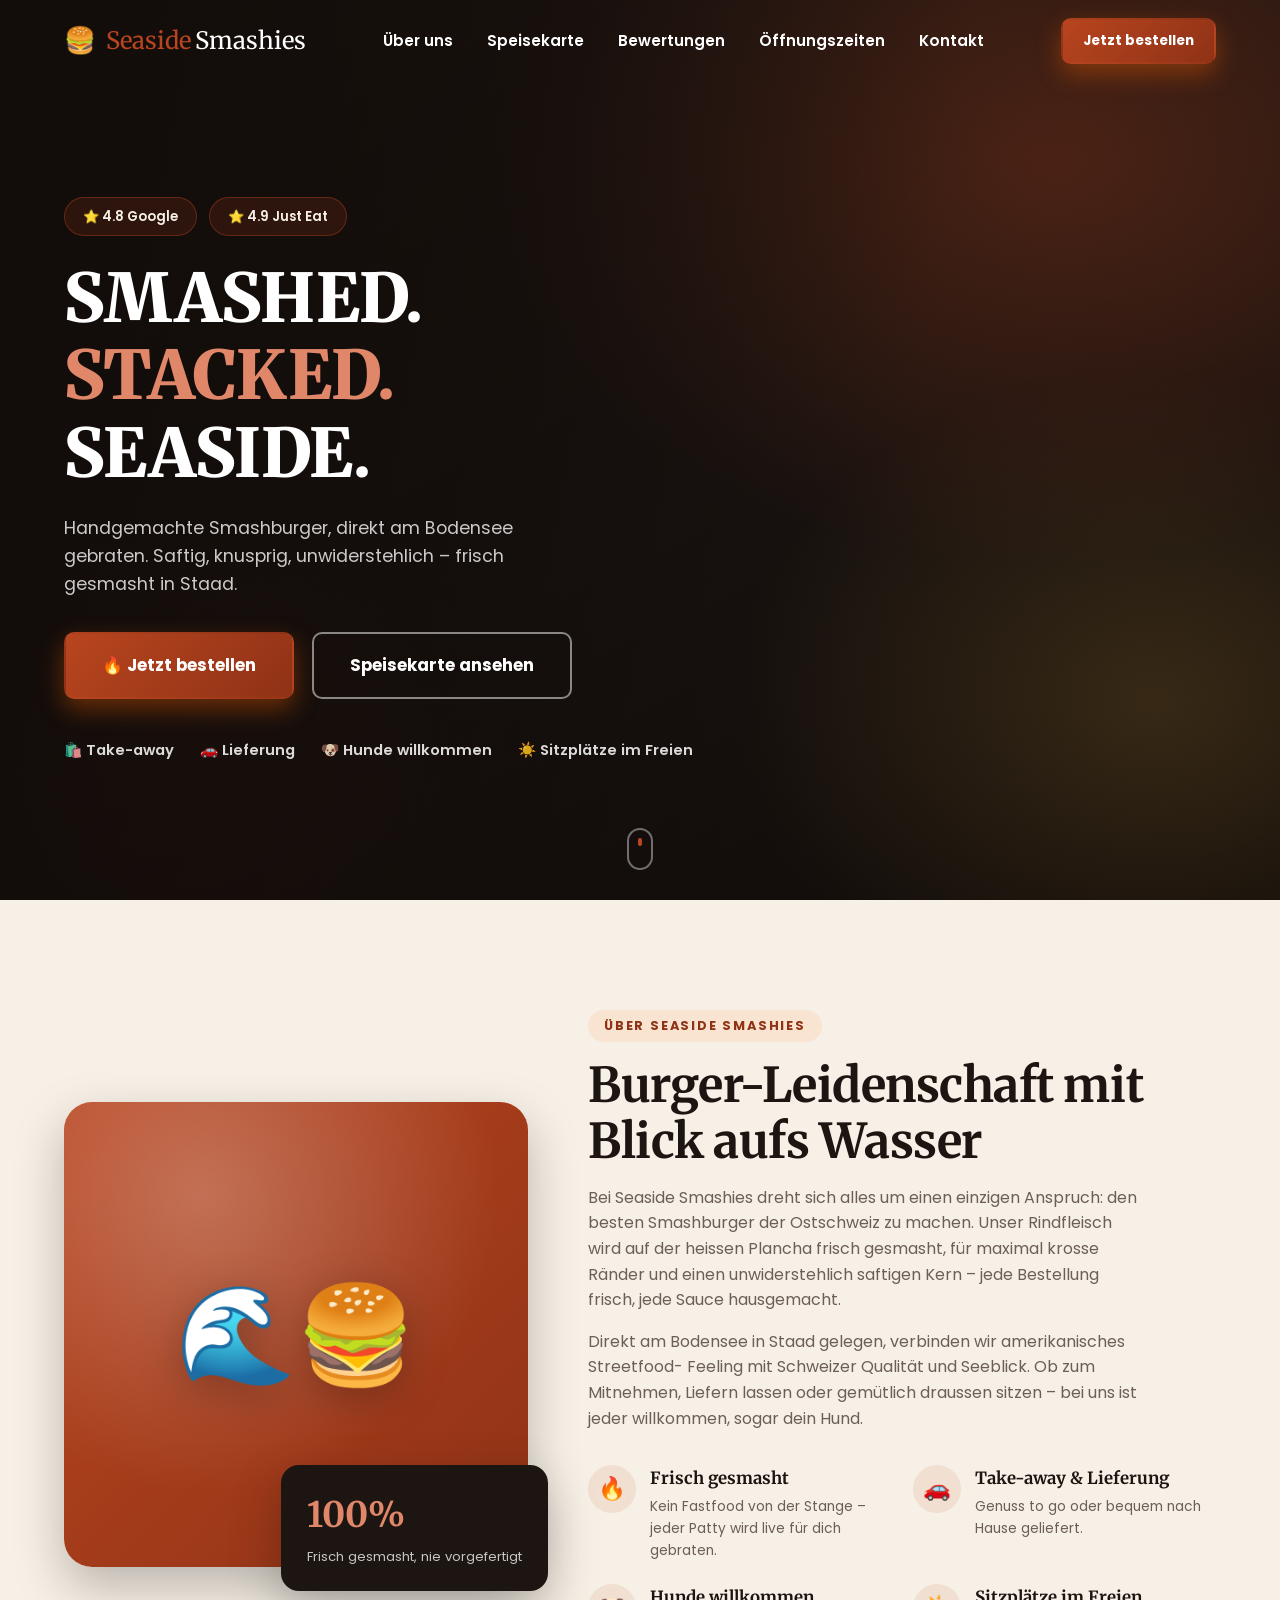
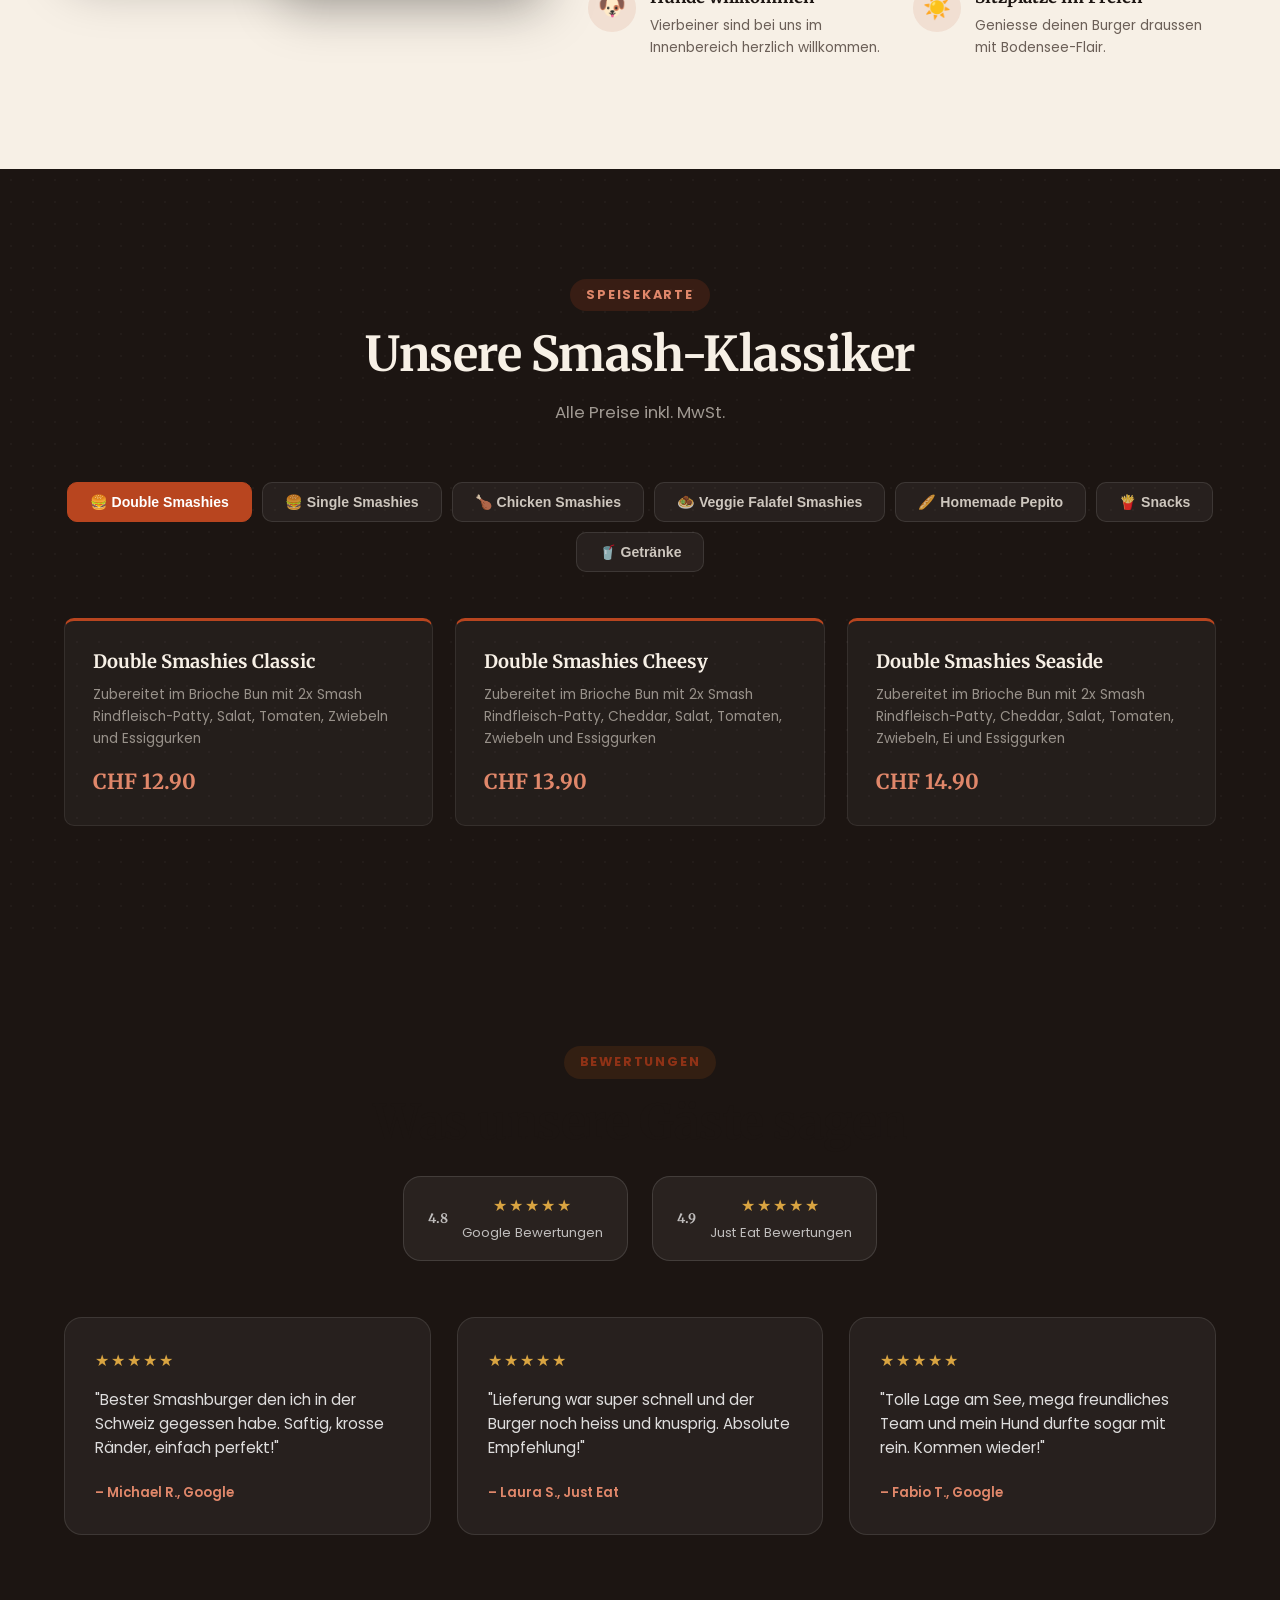
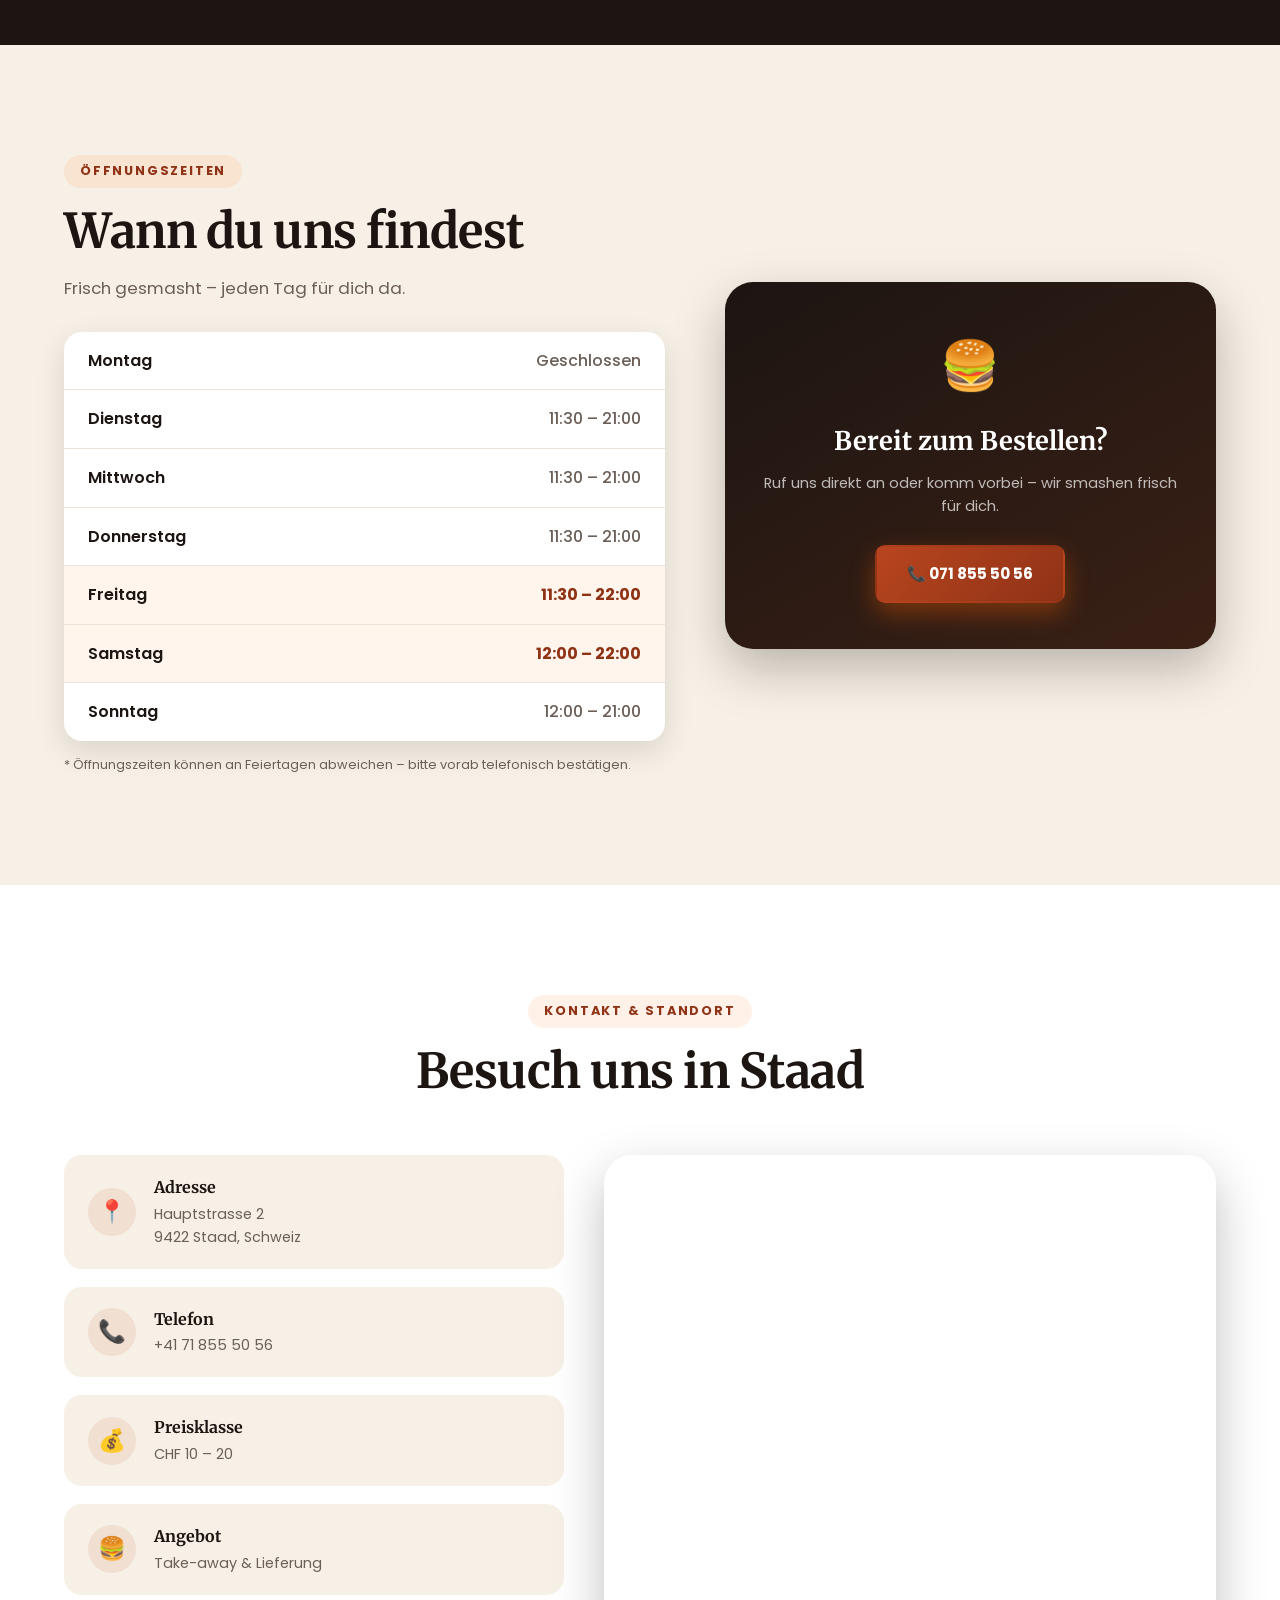
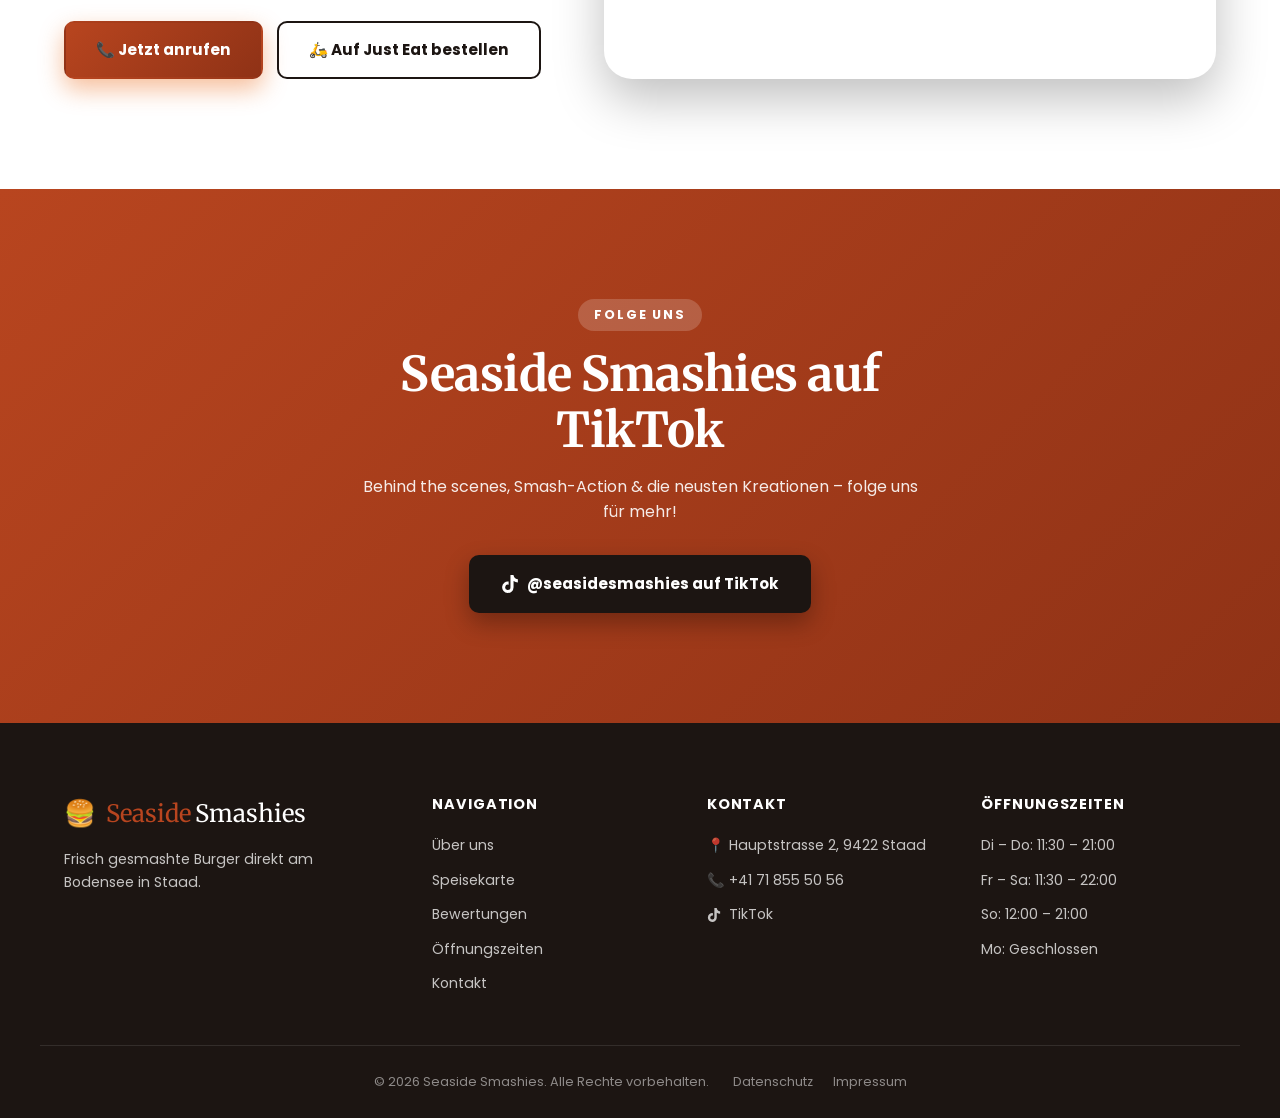
<file: index.html>
<!DOCTYPE html>
<html lang="de">
<head>
  <meta charset="UTF-8" />
  <meta name="viewport" content="width=device-width, initial-scale=1.0" />
  <title>Seaside Smashies – Smashburger in Staad am Bodensee | Take-away &amp; Lieferung</title>
  <meta name="description" content="Seaside Smashies in Staad, Schweiz: handgemachte Smashburger, knusprige Fries &amp; frische Drinks. Take-away, Lieferung &amp; Sitzplätze im Freien direkt am Bodensee. ★ 4.8 Google / ★ 4.9 Just Eat." />
  <meta name="keywords" content="Smashburger, Burger Staad, Burger St. Gallen, Seaside Smashies, Burger Bodensee, Take-away Burger Schweiz, Lieferung Burger" />
  <meta name="author" content="Seaside Smashies" />
  <meta name="robots" content="index, follow" />
  <link rel="canonical" href="https://www.seasidesmashies.ch/" />

  <!-- Open Graph -->
  <meta property="og:type" content="restaurant.restaurant" />
  <meta property="og:title" content="Seaside Smashies – Smashburger in Staad" />
  <meta property="og:description" content="Handgemachte Smashburger, knusprige Fries &amp; frische Drinks direkt am Bodensee. Jetzt bestellen!" />
  <meta property="og:image" content="assets/img/og-image.jpg" />
  <meta property="og:locale" content="de_CH" />
  <meta property="og:url" content="https://www.seasidesmashies.ch/" />
  <meta name="twitter:card" content="summary_large_image" />

  <meta name="theme-color" content="#B8451F" />
  <link rel="icon" type="image/svg+xml" href="assets/img/favicon.svg" />

  <link rel="preconnect" href="https://fonts.googleapis.com" />
  <link rel="preconnect" href="https://fonts.gstatic.com" crossorigin />
  <link href="https://fonts.googleapis.com/css2?family=Merriweather:wght@400;700;900&family=Poppins:wght@400;500;600;700;800&display=swap" rel="stylesheet" />

  <link rel="stylesheet" href="assets/css/style.css" />

  <script type="application/ld+json">
  {
    "@context": "https://schema.org",
    "@type": "FastFoodRestaurant",
    "name": "Seaside Smashies",
    "image": "assets/img/og-image.jpg",
    "servesCuisine": "Burger",
    "priceRange": "CHF 10–20",
    "telephone": "+41718555056",
    "address": {
      "@type": "PostalAddress",
      "streetAddress": "Hauptstrasse 2",
      "postalCode": "9422",
      "addressLocality": "Staad",
      "addressCountry": "CH"
    },
    "servesCuisine": "American, Burger",
    "menu": "https://www.seasidesmashies.ch/#speisekarte",
    "acceptsReservations": "False",
    "sameAs": ["https://www.tiktok.com/@seasidesmashies"],
    "aggregateRating": {
      "@type": "AggregateRating",
      "ratingValue": "4.8",
      "reviewCount": "250"
    }
  }
  </script>
</head>
<body>

  <!-- ============ HEADER / NAV ============ -->
  <header class="site-header" id="siteHeader">
    <div class="container header-inner">
      <a href="#top" class="brand">
        <span class="brand-mark">🍔</span>
        <span class="brand-text"><span>Seaside</span>Smashies</span>
      </a>

      <nav class="main-nav" id="mainNav">
        <ul>
          <li><a href="#ueber-uns" class="nav-link">Über uns</a></li>
          <li><a href="#speisekarte" class="nav-link">Speisekarte</a></li>
          <li><a href="#bewertungen" class="nav-link">Bewertungen</a></li>
          <li><a href="#oeffnungszeiten" class="nav-link">Öffnungszeiten</a></li>
          <li><a href="#kontakt" class="nav-link">Kontakt</a></li>
        </ul>
        <a href="#kontakt" class="btn btn-primary mobile-nav-cta">🔥 Jetzt bestellen</a>
      </nav>

      <div class="header-actions">
        <a href="#kontakt" class="btn btn-primary btn-sm header-cta">Jetzt bestellen</a>
        <button class="nav-toggle" id="navToggle" aria-label="Menü öffnen" aria-expanded="false">
          <span></span><span></span><span></span>
        </button>
      </div>
    </div>
  </header>

  <div id="top"></div>

  <!-- ============ HERO ============ -->
  <section class="hero">
    <div class="hero-bg" aria-hidden="true"></div>
    <div class="hero-overlay" aria-hidden="true"></div>
    <div class="container hero-inner">
      <div class="hero-copy reveal">
        <div class="hero-badges">
          <span class="pill">⭐ 4.8 Google</span>
          <span class="pill">⭐ 4.9 Just&nbsp;Eat</span>
        </div>
        <h1 class="hero-title">
          SMASHED.<br />
          <span class="text-outline">STACKED.</span><br />
          <span class="text-gradient">SEASIDE.</span>
        </h1>
        <p class="hero-subtitle">
          Handgemachte Smashburger, direkt am Bodensee gebraten. Saftig, knusprig,
          unwiderstehlich – frisch gesmasht in Staad.
        </p>
        <div class="hero-cta">
          <a href="#kontakt" class="btn btn-primary btn-lg">🔥 Jetzt bestellen</a>
          <a href="#speisekarte" class="btn btn-outline btn-lg">Speisekarte ansehen</a>
        </div>
        <ul class="hero-facts">
          <li>🛍️ Take-away</li>
          <li>🚗 Lieferung</li>
          <li>🐶 Hunde willkommen</li>
          <li>☀️ Sitzplätze im Freien</li>
        </ul>
      </div>
    </div>

    <div class="scroll-cue" aria-hidden="true"><span></span></div>
  </section>

  <!-- ============ ÜBER UNS ============ -->
  <section id="ueber-uns" class="section about">
    <div class="container about-inner">
      <div class="about-media reveal">
        <div class="about-frame">
          <span class="about-emoji">🌊🍔</span>
        </div>
        <div class="about-stat-card">
          <strong>100%</strong>
          <span>Frisch gesmasht, nie vorgefertigt</span>
        </div>
      </div>
      <div class="about-copy reveal">
        <span class="eyebrow">Über Seaside Smashies</span>
        <h2 class="section-title">Burger-Leidenschaft mit Blick aufs Wasser</h2>
        <p>
          Bei Seaside Smashies dreht sich alles um einen einzigen Anspruch: den besten
          Smashburger der Ostschweiz zu machen. Unser Rindfleisch wird auf der heissen
          Plancha frisch gesmasht, für maximal krosse Ränder und einen unwiderstehlich
          saftigen Kern – jede Bestellung frisch, jede Sauce hausgemacht.
        </p>
        <p>
          Direkt am Bodensee in Staad gelegen, verbinden wir amerikanisches Streetfood-
          Feeling mit Schweizer Qualität und Seeblick. Ob zum Mitnehmen, Liefern lassen
          oder gemütlich draussen sitzen – bei uns ist jeder willkommen, sogar dein Hund.
        </p>
        <div class="about-features">
          <div class="feature">
            <span class="feature-icon">🔥</span>
            <div>
              <h3>Frisch gesmasht</h3>
              <p>Kein Fastfood von der Stange – jeder Patty wird live für dich gebraten.</p>
            </div>
          </div>
          <div class="feature">
            <span class="feature-icon">🚗</span>
            <div>
              <h3>Take-away &amp; Lieferung</h3>
              <p>Genuss to go oder bequem nach Hause geliefert.</p>
            </div>
          </div>
          <div class="feature">
            <span class="feature-icon">🐶</span>
            <div>
              <h3>Hunde willkommen</h3>
              <p>Vierbeiner sind bei uns im Innenbereich herzlich willkommen.</p>
            </div>
          </div>
          <div class="feature">
            <span class="feature-icon">☀️</span>
            <div>
              <h3>Sitzplätze im Freien</h3>
              <p>Geniesse deinen Burger draussen mit Bodensee-Flair.</p>
            </div>
          </div>
        </div>
      </div>
    </div>
  </section>

  <!-- ============ SPEISEKARTE ============ -->
  <section id="speisekarte" class="section menu-section">
    <div class="container">
      <div class="section-head reveal">
        <span class="eyebrow">Speisekarte</span>
        <h2 class="section-title">Unsere Smash-Klassiker</h2>
        <p class="section-sub">Alle Preise inkl. MwSt.</p>
      </div>

      <div class="menu-tabs reveal" role="tablist" aria-label="Speisekarte Kategorien">
        <button class="menu-tab active" data-target="double" role="tab" aria-selected="true">🍔 Double Smashies</button>
        <button class="menu-tab" data-target="single" role="tab" aria-selected="false">🍔 Single Smashies</button>
        <button class="menu-tab" data-target="chicken" role="tab" aria-selected="false">🍗 Chicken Smashies</button>
        <button class="menu-tab" data-target="veggie" role="tab" aria-selected="false">🧆 Veggie Falafel Smashies</button>
        <button class="menu-tab" data-target="pepito" role="tab" aria-selected="false">🥖 Homemade Pepito</button>
        <button class="menu-tab" data-target="snacks" role="tab" aria-selected="false">🍟 Snacks</button>
        <button class="menu-tab" data-target="drinks" role="tab" aria-selected="false">🥤 Getränke</button>
      </div>

      <div class="menu-grid reveal" id="double" data-panel>
        <article class="menu-card">
          <div class="menu-card-top"><span class="menu-emoji">🍔</span></div>
          <h3>Double Smashies Classic</h3>
          <p>Zubereitet im Brioche Bun mit 2x Smash Rindfleisch-Patty, Salat, Tomaten, Zwiebeln und Essiggurken</p>
          <div class="menu-price">CHF 12.90</div>
        </article>
        <article class="menu-card">
          <div class="menu-card-top"><span class="menu-emoji">🧀</span></div>
          <h3>Double Smashies Cheesy</h3>
          <p>Zubereitet im Brioche Bun mit 2x Smash Rindfleisch-Patty, Cheddar, Salat, Tomaten, Zwiebeln und Essiggurken</p>
          <div class="menu-price">CHF 13.90</div>
        </article>
        <article class="menu-card">
          <div class="menu-card-top"><span class="menu-emoji">🍳</span></div>
          <h3>Double Smashies Seaside</h3>
          <p>Zubereitet im Brioche Bun mit 2x Smash Rindfleisch-Patty, Cheddar, Salat, Tomaten, Zwiebeln, Ei und Essiggurken</p>
          <div class="menu-price">CHF 14.90</div>
        </article>
      </div>

      <div class="menu-grid hidden" id="single" data-panel>
        <article class="menu-card">
          <div class="menu-card-top"><span class="menu-emoji">🍔</span></div>
          <h3>Single Smashies Classic</h3>
          <p>Zubereitet im Brioche Bun mit Smash Rindfleisch-Patty, Salat, Tomaten, Zwiebeln und Essiggurken</p>
          <div class="menu-price">CHF 10.90</div>
        </article>
        <article class="menu-card">
          <div class="menu-card-top"><span class="menu-emoji">🧀</span></div>
          <h3>Single Smashies Cheesy</h3>
          <p>Zubereitet im Brioche Bun mit Smash Rindfleisch-Patty, Cheddar, Salat, Tomaten, Zwiebeln und Essiggurken</p>
          <div class="menu-price">CHF 11.90</div>
        </article>
        <article class="menu-card">
          <div class="menu-card-top"><span class="menu-emoji">🍳</span></div>
          <h3>Single Smashies Seaside</h3>
          <p>Zubereitet im Brioche Bun mit Smash Rindfleisch-Patty, Cheddar, Salat, Tomaten, Zwiebeln, Ei und Essiggurken</p>
          <div class="menu-price">CHF 12.90</div>
        </article>
      </div>

      <div class="menu-grid hidden" id="chicken" data-panel>
        <article class="menu-card">
          <div class="menu-card-top"><span class="menu-emoji">🍗</span></div>
          <h3>Chicken Smashies Classic</h3>
          <p>Zubereitet im Brioche Bun mit knusprigem Pouletfilet, Salat, Tomaten, Zwiebeln und Essiggurken</p>
          <div class="menu-price">CHF 12.90</div>
        </article>
        <article class="menu-card">
          <div class="menu-card-top"><span class="menu-emoji">🧀</span></div>
          <h3>Chicken Smashies Cheesy</h3>
          <p>Zubereitet im Brioche Bun mit knusprigem Pouletfilet, Cheddar, Salat, Tomaten, Zwiebeln und Essiggurken</p>
          <div class="menu-price">CHF 13.90</div>
        </article>
        <article class="menu-card">
          <div class="menu-card-top"><span class="menu-emoji">🍳</span></div>
          <h3>Chicken Smashies Seaside</h3>
          <p>Zubereitet im Brioche Bun mit knusprigem Pouletfilet, Salat, Tomaten, Zwiebeln, Ei und Essiggurken</p>
          <div class="menu-price">CHF 14.90</div>
        </article>
      </div>

      <div class="menu-grid hidden" id="veggie" data-panel>
        <article class="menu-card">
          <div class="menu-card-top"><span class="menu-emoji">🧆</span></div>
          <h3>Veggie Falafel Smashies Classic</h3>
          <p>Zubereitet im Brioche Bun mit Falafel, Salat, Tomaten, Zwiebeln und Essiggurken</p>
          <div class="menu-price">CHF 12.90</div>
        </article>
        <article class="menu-card">
          <div class="menu-card-top"><span class="menu-emoji">🧀</span></div>
          <h3>Veggie Falafel Smashies Cheesy</h3>
          <p>Zubereitet im Brioche Bun mit Falafel, Cheddar, Salat, Tomaten, Zwiebeln und Essiggurken</p>
          <div class="menu-price">CHF 13.90</div>
        </article>
      </div>

      <div class="menu-grid hidden" id="pepito" data-panel>
        <article class="menu-card">
          <div class="menu-card-top"><span class="menu-emoji">🥖</span></div>
          <h3>Homemade Pepito Classic</h3>
          <p>Zubereitet im Baguettebrot mit Pouletfleischstreifen, Salat, Tomaten, Zwiebeln und Essiggurken</p>
          <div class="menu-price">CHF 13.90</div>
        </article>
        <article class="menu-card">
          <div class="menu-card-top"><span class="menu-emoji">🧀</span></div>
          <h3>Homemade Pepito Cheesy</h3>
          <p>Zubereitet im Baguettebrot mit Pouletfleischstreifen, Cheddar, Salat, Tomaten, Zwiebeln und Essiggurken</p>
          <div class="menu-price">CHF 14.90</div>
        </article>
        <article class="menu-card">
          <div class="menu-card-top"><span class="menu-emoji">🍳</span></div>
          <h3>Homemade Pepito Seaside</h3>
          <p>Zubereitet im Baguettebrot mit Pouletfleischstreifen, Cheddar, Salat, Tomaten, Zwiebeln, Ei und Essiggurken</p>
          <div class="menu-price">CHF 15.90</div>
        </article>
      </div>

      <div class="menu-grid hidden" id="snacks" data-panel>
        <article class="menu-card">
          <div class="menu-card-top"><span class="menu-emoji">🍟</span></div>
          <h3>Pommes Frites</h3>
          <p>Knusprige Kartoffelpommes</p>
          <div class="menu-price">CHF 5.90</div>
        </article>
        <article class="menu-card">
          <div class="menu-card-top"><span class="menu-emoji">🍠</span></div>
          <h3>Sweet Potatoes</h3>
          <p>Süsskartoffel-Pommes</p>
          <div class="menu-price">CHF 7.90</div>
        </article>
        <article class="menu-card">
          <div class="menu-card-top"><span class="menu-emoji">🥔</span></div>
          <h3>Country Potatoes</h3>
          <p>Kartoffel-Wedges</p>
          <div class="menu-price">CHF 7.90</div>
        </article>
        <article class="menu-card">
          <div class="menu-card-top"><span class="menu-emoji">🧀</span></div>
          <h3>Mozzarella Sticks (6 Stück)</h3>
          <p>Mozzarella in knuspriger Panade</p>
          <div class="menu-price">CHF 8.50</div>
        </article>
        <article class="menu-card">
          <div class="menu-card-top"><span class="menu-emoji">🍗</span></div>
          <h3>Chicken Nuggets (6 Stück)</h3>
          <p>Poulet in knuspriger Panade</p>
          <div class="menu-price">CHF 8.90</div>
        </article>
      </div>

      <div class="menu-grid hidden" id="drinks" data-panel>
        <article class="menu-card">
          <div class="menu-card-top"><span class="menu-emoji">🍺</span></div>
          <h3>Bier Dose 5dl</h3>
          <p>Schützengarten</p>
          <div class="menu-price">CHF 5.50</div>
        </article>
        <article class="menu-card">
          <div class="menu-card-top"><span class="menu-emoji">🥤</span></div>
          <h3>Fanta Orange Dose</h3>
          <div class="menu-price">CHF 3.90</div>
        </article>
        <article class="menu-card">
          <div class="menu-card-top"><span class="menu-emoji">🥤</span></div>
          <h3>Fanta Mango Drachenfrucht Dose</h3>
          <div class="menu-price">CHF 3.90</div>
        </article>
        <article class="menu-card">
          <div class="menu-card-top"><span class="menu-emoji">🥤</span></div>
          <h3>Fanta Exotic Dose</h3>
          <div class="menu-price">CHF 3.90</div>
        </article>
        <article class="menu-card">
          <div class="menu-card-top"><span class="menu-emoji">🥤</span></div>
          <h3>Coca Cola Dose</h3>
          <div class="menu-price">CHF 3.90</div>
        </article>
        <article class="menu-card">
          <div class="menu-card-top"><span class="menu-emoji">🥤</span></div>
          <h3>Coca Cola Zero Dose</h3>
          <div class="menu-price">CHF 3.90</div>
        </article>
        <article class="menu-card">
          <div class="menu-card-top"><span class="menu-emoji">🥤</span></div>
          <h3>Coca Cola Vanille Dose</h3>
          <div class="menu-price">CHF 3.90</div>
        </article>
        <article class="menu-card">
          <div class="menu-card-top"><span class="menu-emoji">🥤</span></div>
          <h3>Oasis Tropical Dose</h3>
          <div class="menu-price">CHF 3.90</div>
        </article>
        <article class="menu-card">
          <div class="menu-card-top"><span class="menu-emoji">🥤</span></div>
          <h3>Oasis Erdbeere Dose</h3>
          <div class="menu-price">CHF 3.90</div>
        </article>
        <article class="menu-card">
          <div class="menu-card-top"><span class="menu-emoji">🥤</span></div>
          <h3>Oasis Cassis Dose</h3>
          <div class="menu-price">CHF 3.90</div>
        </article>
        <article class="menu-card">
          <div class="menu-card-top"><span class="menu-emoji">🥤</span></div>
          <h3>Oasis Apfel Dose</h3>
          <div class="menu-price">CHF 3.90</div>
        </article>
        <article class="menu-card">
          <div class="menu-card-top"><span class="menu-emoji">🥤</span></div>
          <h3>Hawai Tropical Dose</h3>
          <div class="menu-price">CHF 3.90</div>
        </article>
        <article class="menu-card">
          <div class="menu-card-top"><span class="menu-emoji">🧊</span></div>
          <h3>Esta The Peach Dose</h3>
          <div class="menu-price">CHF 3.90</div>
        </article>
        <article class="menu-card">
          <div class="menu-card-top"><span class="menu-emoji">🧊</span></div>
          <h3>Esta The Lemon Dose</h3>
          <div class="menu-price">CHF 3.90</div>
        </article>
        <article class="menu-card">
          <div class="menu-card-top"><span class="menu-emoji">🥤</span></div>
          <h3>Coca Cola Pet</h3>
          <div class="menu-price">CHF 4.50</div>
        </article>
        <article class="menu-card">
          <div class="menu-card-top"><span class="menu-emoji">🥤</span></div>
          <h3>Coca Cola Zero Pet</h3>
          <div class="menu-price">CHF 4.50</div>
        </article>
        <article class="menu-card">
          <div class="menu-card-top"><span class="menu-emoji">🥤</span></div>
          <h3>Fanta Orange Pet</h3>
          <div class="menu-price">CHF 4.50</div>
        </article>
        <article class="menu-card">
          <div class="menu-card-top"><span class="menu-emoji">💧</span></div>
          <h3>Valser Still Pet</h3>
          <div class="menu-price">CHF 4.50</div>
        </article>
        <article class="menu-card">
          <div class="menu-card-top"><span class="menu-emoji">💧</span></div>
          <h3>S. Pellegrino Pet</h3>
          <div class="menu-price">CHF 4.50</div>
        </article>
        <article class="menu-card">
          <div class="menu-card-top"><span class="menu-emoji">⚡</span></div>
          <h3>Red Bull</h3>
          <div class="menu-price">CHF 4.50</div>
        </article>
        <article class="menu-card">
          <div class="menu-card-top"><span class="menu-emoji">⚡</span></div>
          <h3>Red Bull Sugar Free</h3>
          <div class="menu-price">CHF 4.50</div>
        </article>
      </div>
    </div>
  </section>

  <!-- ============ BEWERTUNGEN ============ -->
  <section id="bewertungen" class="section reviews-section">
    <div class="container">
      <div class="section-head reveal">
        <span class="eyebrow">Bewertungen</span>
        <h2 class="section-title">Was unsere Gäste sagen</h2>
        <div class="rating-row">
          <div class="rating-card">
            <span class="rating-score">4.8</span>
            <div>
              <div class="stars">★★★★★</div>
              <span>Google Bewertungen</span>
            </div>
          </div>
          <div class="rating-card">
            <span class="rating-score">4.9</span>
            <div>
              <div class="stars">★★★★★</div>
              <span>Just Eat Bewertungen</span>
            </div>
          </div>
        </div>
      </div>

      <div class="testimonial-grid reveal">
        <article class="testimonial-card">
          <div class="stars">★★★★★</div>
          <p>"Bester Smashburger den ich in der Schweiz gegessen habe. Saftig, krosse Ränder, einfach perfekt!"</p>
          <span class="testimonial-name">– Michael R., Google</span>
        </article>
        <article class="testimonial-card">
          <div class="stars">★★★★★</div>
          <p>"Lieferung war super schnell und der Burger noch heiss und knusprig. Absolute Empfehlung!"</p>
          <span class="testimonial-name">– Laura S., Just Eat</span>
        </article>
        <article class="testimonial-card">
          <div class="stars">★★★★★</div>
          <p>"Tolle Lage am See, mega freundliches Team und mein Hund durfte sogar mit rein. Kommen wieder!"</p>
          <span class="testimonial-name">– Fabio T., Google</span>
        </article>
      </div>
    </div>
  </section>

  <!-- ============ ÖFFNUNGSZEITEN ============ -->
  <section id="oeffnungszeiten" class="section hours-section">
    <div class="container hours-inner">
      <div class="reveal">
        <span class="eyebrow">Öffnungszeiten</span>
        <h2 class="section-title">Wann du uns findest</h2>
        <p class="section-sub">Frisch gesmasht – jeden Tag für dich da.</p>
        <table class="hours-table">
          <tbody>
            <tr><td>Montag</td><td>Geschlossen</td></tr>
            <tr><td>Dienstag</td><td>11:30 – 21:00</td></tr>
            <tr><td>Mittwoch</td><td>11:30 – 21:00</td></tr>
            <tr><td>Donnerstag</td><td>11:30 – 21:00</td></tr>
            <tr class="highlight"><td>Freitag</td><td>11:30 – 22:00</td></tr>
            <tr class="highlight"><td>Samstag</td><td>12:00 – 22:00</td></tr>
            <tr><td>Sonntag</td><td>12:00 – 21:00</td></tr>
          </tbody>
        </table>
        <p class="hours-note">* Öffnungszeiten können an Feiertagen abweichen – bitte vorab telefonisch bestätigen.</p>
      </div>
      <div class="hours-visual reveal">
        <div class="hours-card">
          <span class="hours-card-emoji">🍔</span>
          <h3>Bereit zum Bestellen?</h3>
          <p>Ruf uns direkt an oder komm vorbei – wir smashen frisch für dich.</p>
          <a href="tel:+41718555056" class="btn btn-primary">📞 071 855 50 56</a>
        </div>
      </div>
    </div>
  </section>

  <!-- ============ KONTAKT & STANDORT ============ -->
  <section id="kontakt" class="section contact-section">
    <div class="container">
      <div class="section-head reveal">
        <span class="eyebrow">Kontakt &amp; Standort</span>
        <h2 class="section-title">Besuch uns in Staad</h2>
      </div>

      <div class="contact-grid reveal">
        <div class="contact-info">
          <div class="info-card">
            <span class="info-icon">📍</span>
            <div>
              <h3>Adresse</h3>
              <p>Hauptstrasse 2<br />9422 Staad, Schweiz</p>
            </div>
          </div>
          <div class="info-card">
            <span class="info-icon">📞</span>
            <div>
              <h3>Telefon</h3>
              <p><a href="tel:+41718555056">+41 71 855 50 56</a></p>
            </div>
          </div>
          <div class="info-card">
            <span class="info-icon">💰</span>
            <div>
              <h3>Preisklasse</h3>
              <p>CHF 10 – 20</p>
            </div>
          </div>
          <div class="info-card">
            <span class="info-icon">🍔</span>
            <div>
              <h3>Angebot</h3>
              <p>Take-away &amp; Lieferung</p>
            </div>
          </div>
          <div class="contact-ctas">
            <a href="tel:+41718555056" class="btn btn-primary">📞 Jetzt anrufen</a>
            <a href="https://www.just-eat.ch" target="_blank" rel="noopener" class="btn btn-outline">🛵 Auf Just Eat bestellen</a>
          </div>
        </div>

        <div class="map-wrap">
          <iframe
            title="Seaside Smashies Standort auf Google Maps"
            src="https://www.google.com/maps?q=Hauptstrasse+2,+9422+Staad,+Schweiz&output=embed"
            width="100%"
            height="100%"
            style="border:0"
            allowfullscreen=""
            loading="lazy"
            referrerpolicy="no-referrer-when-downgrade">
          </iframe>
        </div>
      </div>
    </div>
  </section>

  <!-- ============ SOCIAL ============ -->
  <section class="section social-section">
    <div class="container social-inner reveal">
      <span class="eyebrow">Folge uns</span>
      <h2 class="section-title">Seaside Smashies auf TikTok</h2>
      <p>Behind the scenes, Smash-Action &amp; die neusten Kreationen – folge uns für mehr!</p>
      <a href="https://www.tiktok.com/@seasidesmashies" target="_blank" rel="noopener" class="btn btn-tiktok">
        <svg viewBox="0 0 448 512" width="18" height="18" fill="currentColor" aria-hidden="true"><path d="M448,209.91a210.06,210.06,0,0,1-122.77-39.25V349.38A162.55,162.55,0,1,1,185,188.31V278.2a74.62,74.62,0,1,0,52.23,71.18V0l88,0a121.18,121.18,0,0,0,1.86,22.17h0A122.18,122.18,0,0,0,381,102.39a121.43,121.43,0,0,0,67,20.14Z"/></svg>
        @seasidesmashies auf TikTok
      </a>
    </div>
  </section>

  <!-- ============ FOOTER ============ -->
  <footer class="site-footer">
    <div class="container footer-inner">
      <div class="footer-brand">
        <a href="#top" class="brand">
          <span class="brand-mark">🍔</span>
          <span class="brand-text"><span>Seaside</span>Smashies</span>
        </a>
        <p>Frisch gesmashte Burger direkt am Bodensee in Staad.</p>
      </div>

      <div class="footer-col">
        <h4>Navigation</h4>
        <ul>
          <li><a href="#ueber-uns">Über uns</a></li>
          <li><a href="#speisekarte">Speisekarte</a></li>
          <li><a href="#bewertungen">Bewertungen</a></li>
          <li><a href="#oeffnungszeiten">Öffnungszeiten</a></li>
          <li><a href="#kontakt">Kontakt</a></li>
        </ul>
      </div>

      <div class="footer-col">
        <h4>Kontakt</h4>
        <ul>
          <li>📍 Hauptstrasse 2, 9422 Staad</li>
          <li>📞 <a href="tel:+41718555056">+41 71 855 50 56</a></li>
          <li class="footer-icon-link"><svg viewBox="0 0 448 512" width="14" height="14" fill="currentColor" aria-hidden="true"><path d="M448,209.91a210.06,210.06,0,0,1-122.77-39.25V349.38A162.55,162.55,0,1,1,185,188.31V278.2a74.62,74.62,0,1,0,52.23,71.18V0l88,0a121.18,121.18,0,0,0,1.86,22.17h0A122.18,122.18,0,0,0,381,102.39a121.43,121.43,0,0,0,67,20.14Z"/></svg><a href="https://www.tiktok.com/@seasidesmashies" target="_blank" rel="noopener">TikTok</a></li>
        </ul>
      </div>

      <div class="footer-col">
        <h4>Öffnungszeiten</h4>
        <ul>
          <li>Di – Do: 11:30 – 21:00</li>
          <li>Fr – Sa: 11:30 – 22:00</li>
          <li>So: 12:00 – 21:00</li>
          <li>Mo: Geschlossen</li>
        </ul>
      </div>
    </div>
    <div class="footer-bottom">
      <p>&copy; <span id="year"></span> Seaside Smashies. Alle Rechte vorbehalten.</p>
      <div class="footer-legal">
        <a href="datenschutz.html">Datenschutz</a>
        <a href="impressum.html">Impressum</a>
      </div>
    </div>
  </footer>

  <button id="backToTop" class="back-to-top" aria-label="Nach oben scrollen">↑</button>

  <script src="assets/js/main.js"></script>
</body>
</html>
</file>
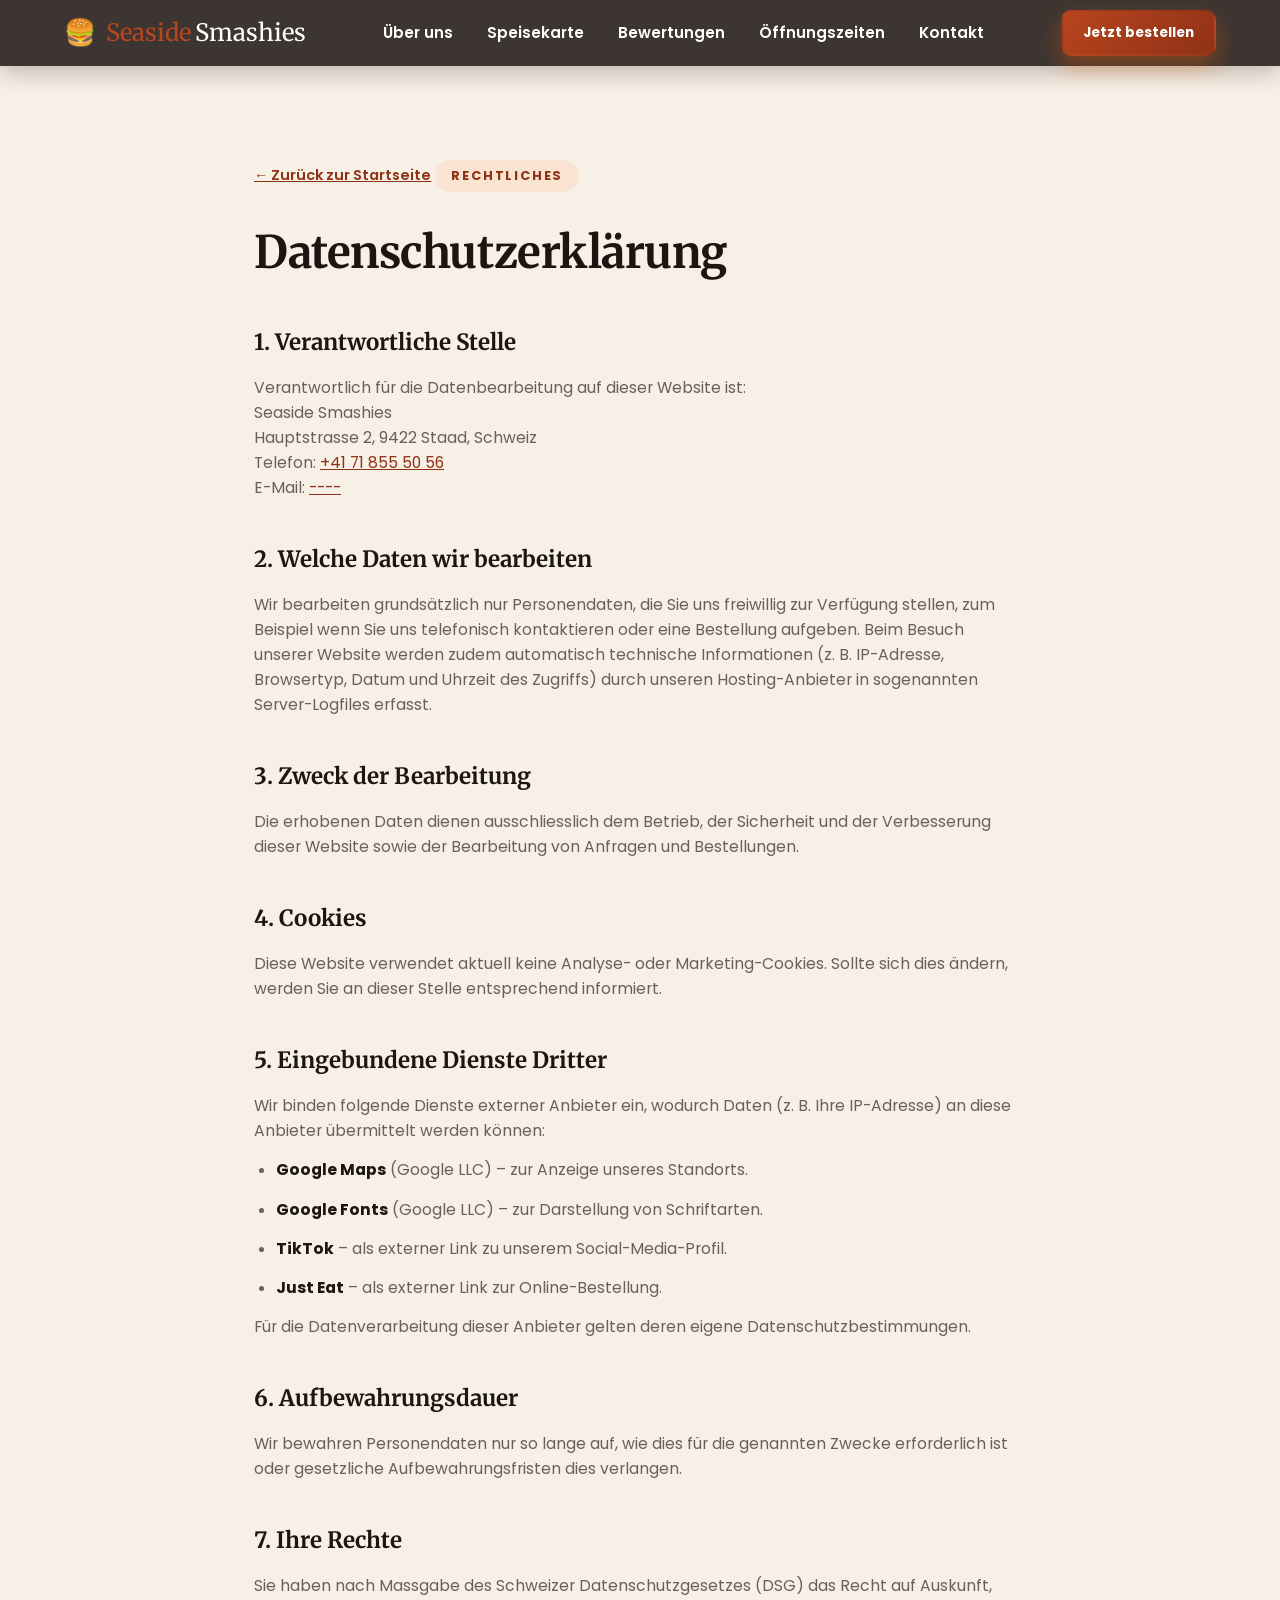
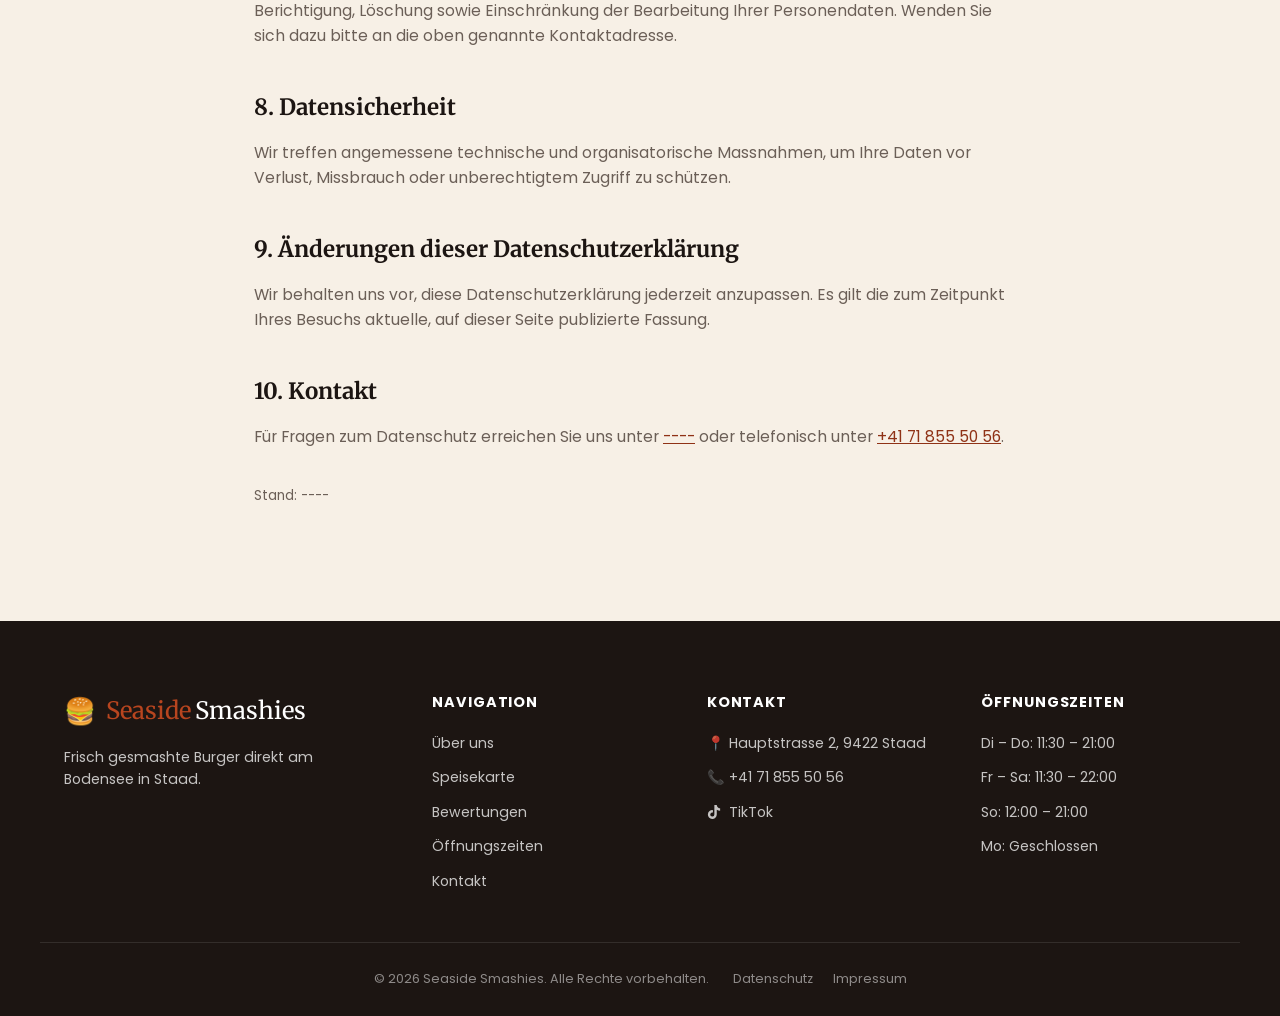
<file: datenschutz.html>
<!DOCTYPE html>
<html lang="de">
<head>
  <meta charset="UTF-8" />
  <meta name="viewport" content="width=device-width, initial-scale=1.0" />
  <title>Datenschutzerklärung – Seaside Smashies</title>
  <meta name="description" content="Datenschutzerklärung von Seaside Smashies, Staad, Schweiz." />
  <meta name="robots" content="noindex, follow" />

  <meta name="theme-color" content="#B8451F" />
  <link rel="icon" type="image/svg+xml" href="assets/img/favicon.svg" />

  <link rel="preconnect" href="https://fonts.googleapis.com" />
  <link rel="preconnect" href="https://fonts.gstatic.com" crossorigin />
  <link href="https://fonts.googleapis.com/css2?family=Merriweather:wght@400;700;900&family=Poppins:wght@400;500;600;700;800&display=swap" rel="stylesheet" />

  <link rel="stylesheet" href="assets/css/style.css" />
</head>
<body>

  <!-- ============ HEADER / NAV ============ -->
  <header class="site-header header-solid" id="siteHeader">
    <div class="container header-inner">
      <a href="index.html#top" class="brand">
        <span class="brand-mark">🍔</span>
        <span class="brand-text"><span>Seaside</span>Smashies</span>
      </a>

      <nav class="main-nav" id="mainNav">
        <ul>
          <li><a href="index.html#ueber-uns" class="nav-link">Über uns</a></li>
          <li><a href="index.html#speisekarte" class="nav-link">Speisekarte</a></li>
          <li><a href="index.html#bewertungen" class="nav-link">Bewertungen</a></li>
          <li><a href="index.html#oeffnungszeiten" class="nav-link">Öffnungszeiten</a></li>
          <li><a href="index.html#kontakt" class="nav-link">Kontakt</a></li>
        </ul>
        <a href="index.html#kontakt" class="btn btn-primary mobile-nav-cta">🔥 Jetzt bestellen</a>
      </nav>

      <div class="header-actions">
        <a href="index.html#kontakt" class="btn btn-primary btn-sm header-cta">Jetzt bestellen</a>
        <button class="nav-toggle" id="navToggle" aria-label="Menü öffnen" aria-expanded="false">
          <span></span><span></span><span></span>
        </button>
      </div>
    </div>
  </header>

  <!-- ============ DATENSCHUTZ ============ -->
  <section class="legal-page">
    <div class="container">
      <a href="index.html" class="legal-back">← Zurück zur Startseite</a>
      <span class="eyebrow">Rechtliches</span>
      <h1>Datenschutzerklärung</h1>

      <h2>1. Verantwortliche Stelle</h2>
      <p>
        Verantwortlich für die Datenbearbeitung auf dieser Website ist:<br />
        Seaside Smashies<br />
        Hauptstrasse 2, 9422 Staad, Schweiz<br />
        Telefon: <a href="tel:+41718555056">+41 71 855 50 56</a><br />
        E-Mail: <a href="mailto:----">----</a>
      </p>

      <h2>2. Welche Daten wir bearbeiten</h2>
      <p>
        Wir bearbeiten grundsätzlich nur Personendaten, die Sie uns freiwillig zur
        Verfügung stellen, zum Beispiel wenn Sie uns telefonisch kontaktieren oder eine
        Bestellung aufgeben. Beim Besuch unserer Website werden zudem automatisch
        technische Informationen (z. B. IP-Adresse, Browsertyp, Datum und Uhrzeit des
        Zugriffs) durch unseren Hosting-Anbieter in sogenannten Server-Logfiles
        erfasst.
      </p>

      <h2>3. Zweck der Bearbeitung</h2>
      <p>
        Die erhobenen Daten dienen ausschliesslich dem Betrieb, der Sicherheit und der
        Verbesserung dieser Website sowie der Bearbeitung von Anfragen und
        Bestellungen.
      </p>

      <h2>4. Cookies</h2>
      <p>
        Diese Website verwendet aktuell keine Analyse- oder Marketing-Cookies. Sollte
        sich dies ändern, werden Sie an dieser Stelle entsprechend informiert.
      </p>

      <h2>5. Eingebundene Dienste Dritter</h2>
      <p>
        Wir binden folgende Dienste externer Anbieter ein, wodurch Daten (z. B. Ihre
        IP-Adresse) an diese Anbieter übermittelt werden können:
      </p>
      <ul>
        <li><strong>Google Maps</strong> (Google LLC) – zur Anzeige unseres Standorts.</li>
        <li><strong>Google Fonts</strong> (Google LLC) – zur Darstellung von Schriftarten.</li>
        <li><strong>TikTok</strong> – als externer Link zu unserem Social-Media-Profil.</li>
        <li><strong>Just Eat</strong> – als externer Link zur Online-Bestellung.</li>
      </ul>
      <p>
        Für die Datenverarbeitung dieser Anbieter gelten deren eigene
        Datenschutzbestimmungen.
      </p>

      <h2>6. Aufbewahrungsdauer</h2>
      <p>
        Wir bewahren Personendaten nur so lange auf, wie dies für die genannten Zwecke
        erforderlich ist oder gesetzliche Aufbewahrungsfristen dies verlangen.
      </p>

      <h2>7. Ihre Rechte</h2>
      <p>
        Sie haben nach Massgabe des Schweizer Datenschutzgesetzes (DSG) das Recht auf
        Auskunft, Berichtigung, Löschung sowie Einschränkung der Bearbeitung Ihrer
        Personendaten. Wenden Sie sich dazu bitte an die oben genannte Kontaktadresse.
      </p>

      <h2>8. Datensicherheit</h2>
      <p>
        Wir treffen angemessene technische und organisatorische Massnahmen, um Ihre
        Daten vor Verlust, Missbrauch oder unberechtigtem Zugriff zu schützen.
      </p>

      <h2>9. Änderungen dieser Datenschutzerklärung</h2>
      <p>
        Wir behalten uns vor, diese Datenschutzerklärung jederzeit anzupassen. Es gilt
        die zum Zeitpunkt Ihres Besuchs aktuelle, auf dieser Seite publizierte Fassung.
      </p>

      <h2>10. Kontakt</h2>
      <p>
        Für Fragen zum Datenschutz erreichen Sie uns unter
        <a href="mailto:----">----</a> oder telefonisch unter
        <a href="tel:+41718555056">+41 71 855 50 56</a>.
      </p>

      <p style="margin-top: 36px; font-size: 0.85rem;">Stand: ----</p>
    </div>
  </section>

  <!-- ============ FOOTER ============ -->
  <footer class="site-footer">
    <div class="container footer-inner">
      <div class="footer-brand">
        <a href="index.html#top" class="brand">
          <span class="brand-mark">🍔</span>
          <span class="brand-text"><span>Seaside</span>Smashies</span>
        </a>
        <p>Frisch gesmashte Burger direkt am Bodensee in Staad.</p>
      </div>

      <div class="footer-col">
        <h4>Navigation</h4>
        <ul>
          <li><a href="index.html#ueber-uns">Über uns</a></li>
          <li><a href="index.html#speisekarte">Speisekarte</a></li>
          <li><a href="index.html#bewertungen">Bewertungen</a></li>
          <li><a href="index.html#oeffnungszeiten">Öffnungszeiten</a></li>
          <li><a href="index.html#kontakt">Kontakt</a></li>
        </ul>
      </div>

      <div class="footer-col">
        <h4>Kontakt</h4>
        <ul>
          <li>📍 Hauptstrasse 2, 9422 Staad</li>
          <li>📞 <a href="tel:+41718555056">+41 71 855 50 56</a></li>
          <li class="footer-icon-link"><svg viewBox="0 0 448 512" width="14" height="14" fill="currentColor" aria-hidden="true"><path d="M448,209.91a210.06,210.06,0,0,1-122.77-39.25V349.38A162.55,162.55,0,1,1,185,188.31V278.2a74.62,74.62,0,1,0,52.23,71.18V0l88,0a121.18,121.18,0,0,0,1.86,22.17h0A122.18,122.18,0,0,0,381,102.39a121.43,121.43,0,0,0,67,20.14Z"/></svg><a href="https://www.tiktok.com/@seasidesmashies" target="_blank" rel="noopener">TikTok</a></li>
        </ul>
      </div>

      <div class="footer-col">
        <h4>Öffnungszeiten</h4>
        <ul>
          <li>Di – Do: 11:30 – 21:00</li>
          <li>Fr – Sa: 11:30 – 22:00</li>
          <li>So: 12:00 – 21:00</li>
          <li>Mo: Geschlossen</li>
        </ul>
      </div>
    </div>
    <div class="footer-bottom">
      <p>&copy; <span id="year"></span> Seaside Smashies. Alle Rechte vorbehalten.</p>
      <div class="footer-legal">
        <a href="datenschutz.html">Datenschutz</a>
        <a href="impressum.html">Impressum</a>
      </div>
    </div>
  </footer>

  <button id="backToTop" class="back-to-top" aria-label="Nach oben scrollen">↑</button>

  <script src="assets/js/main.js"></script>
</body>
</html>
</file>
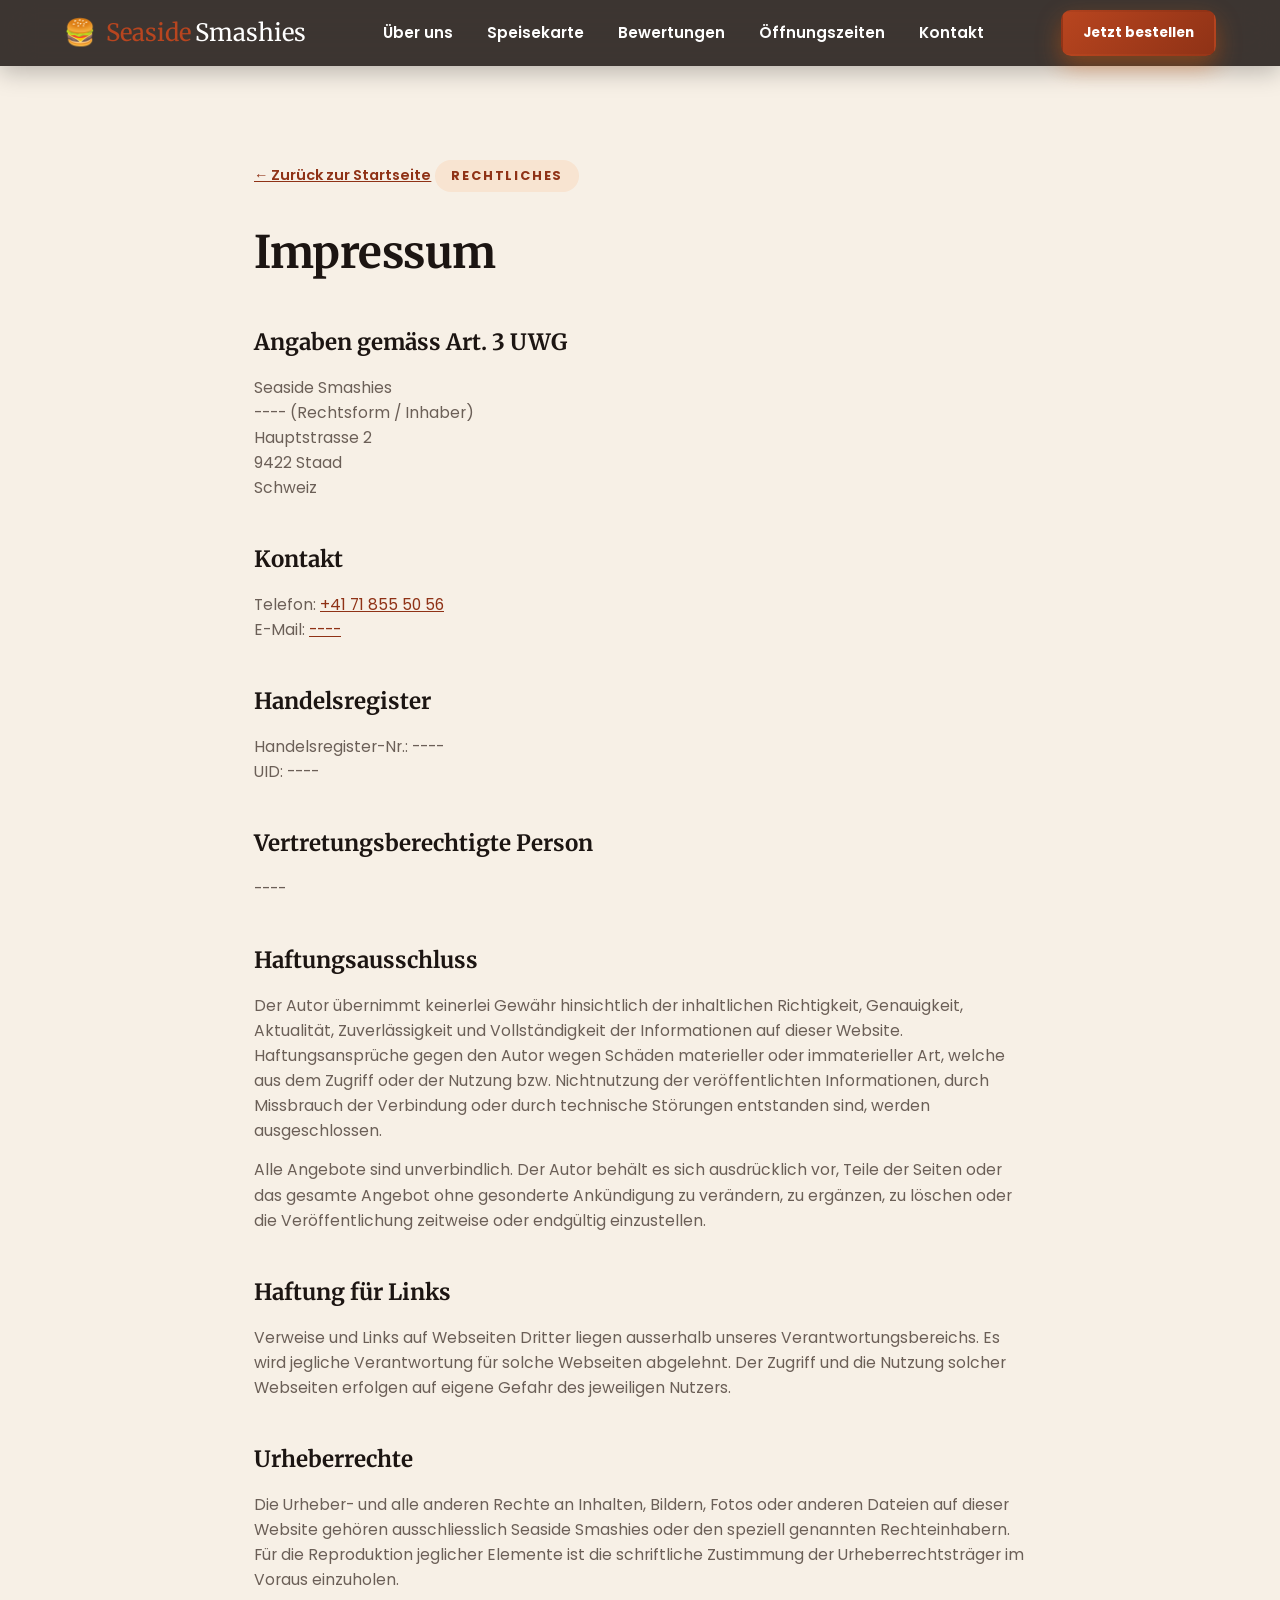
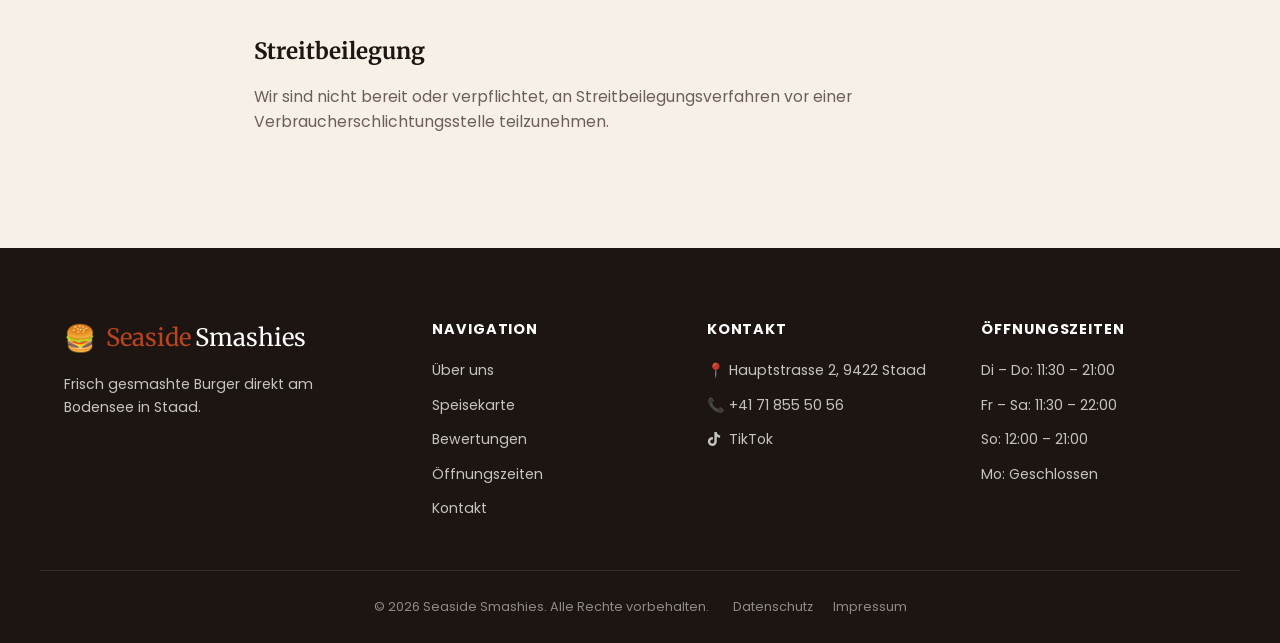
<file: impressum.html>
<!DOCTYPE html>
<html lang="de">
<head>
  <meta charset="UTF-8" />
  <meta name="viewport" content="width=device-width, initial-scale=1.0" />
  <title>Impressum – Seaside Smashies</title>
  <meta name="description" content="Impressum von Seaside Smashies, Staad, Schweiz." />
  <meta name="robots" content="noindex, follow" />

  <meta name="theme-color" content="#B8451F" />
  <link rel="icon" type="image/svg+xml" href="assets/img/favicon.svg" />

  <link rel="preconnect" href="https://fonts.googleapis.com" />
  <link rel="preconnect" href="https://fonts.gstatic.com" crossorigin />
  <link href="https://fonts.googleapis.com/css2?family=Merriweather:wght@400;700;900&family=Poppins:wght@400;500;600;700;800&display=swap" rel="stylesheet" />

  <link rel="stylesheet" href="assets/css/style.css" />
</head>
<body>

  <!-- ============ HEADER / NAV ============ -->
  <header class="site-header header-solid" id="siteHeader">
    <div class="container header-inner">
      <a href="index.html#top" class="brand">
        <span class="brand-mark">🍔</span>
        <span class="brand-text"><span>Seaside</span>Smashies</span>
      </a>

      <nav class="main-nav" id="mainNav">
        <ul>
          <li><a href="index.html#ueber-uns" class="nav-link">Über uns</a></li>
          <li><a href="index.html#speisekarte" class="nav-link">Speisekarte</a></li>
          <li><a href="index.html#bewertungen" class="nav-link">Bewertungen</a></li>
          <li><a href="index.html#oeffnungszeiten" class="nav-link">Öffnungszeiten</a></li>
          <li><a href="index.html#kontakt" class="nav-link">Kontakt</a></li>
        </ul>
        <a href="index.html#kontakt" class="btn btn-primary mobile-nav-cta">🔥 Jetzt bestellen</a>
      </nav>

      <div class="header-actions">
        <a href="index.html#kontakt" class="btn btn-primary btn-sm header-cta">Jetzt bestellen</a>
        <button class="nav-toggle" id="navToggle" aria-label="Menü öffnen" aria-expanded="false">
          <span></span><span></span><span></span>
        </button>
      </div>
    </div>
  </header>

  <!-- ============ IMPRESSUM ============ -->
  <section class="legal-page">
    <div class="container">
      <a href="index.html" class="legal-back">← Zurück zur Startseite</a>
      <span class="eyebrow">Rechtliches</span>
      <h1>Impressum</h1>

      <h2>Angaben gemäss Art. 3 UWG</h2>
      <p>
        Seaside Smashies<br />
        ---- (Rechtsform / Inhaber)<br />
        Hauptstrasse 2<br />
        9422 Staad<br />
        Schweiz
      </p>

      <h2>Kontakt</h2>
      <p>
        Telefon: <a href="tel:+41718555056">+41 71 855 50 56</a><br />
        E-Mail: <a href="mailto:----">----</a>
      </p>

      <h2>Handelsregister</h2>
      <p>
        Handelsregister-Nr.: ----<br />
        UID: ----
      </p>

      <h2>Vertretungsberechtigte Person</h2>
      <p>----</p>

      <h2>Haftungsausschluss</h2>
      <p>
        Der Autor übernimmt keinerlei Gewähr hinsichtlich der inhaltlichen Richtigkeit,
        Genauigkeit, Aktualität, Zuverlässigkeit und Vollständigkeit der Informationen
        auf dieser Website. Haftungsansprüche gegen den Autor wegen Schäden materieller
        oder immaterieller Art, welche aus dem Zugriff oder der Nutzung bzw. Nichtnutzung
        der veröffentlichten Informationen, durch Missbrauch der Verbindung oder durch
        technische Störungen entstanden sind, werden ausgeschlossen.
      </p>
      <p>
        Alle Angebote sind unverbindlich. Der Autor behält es sich ausdrücklich vor,
        Teile der Seiten oder das gesamte Angebot ohne gesonderte Ankündigung zu
        verändern, zu ergänzen, zu löschen oder die Veröffentlichung zeitweise oder
        endgültig einzustellen.
      </p>

      <h2>Haftung für Links</h2>
      <p>
        Verweise und Links auf Webseiten Dritter liegen ausserhalb unseres
        Verantwortungsbereichs. Es wird jegliche Verantwortung für solche Webseiten
        abgelehnt. Der Zugriff und die Nutzung solcher Webseiten erfolgen auf eigene
        Gefahr des jeweiligen Nutzers.
      </p>

      <h2>Urheberrechte</h2>
      <p>
        Die Urheber- und alle anderen Rechte an Inhalten, Bildern, Fotos oder anderen
        Dateien auf dieser Website gehören ausschliesslich Seaside Smashies oder den
        speziell genannten Rechteinhabern. Für die Reproduktion jeglicher Elemente ist
        die schriftliche Zustimmung der Urheberrechtsträger im Voraus einzuholen.
      </p>

      <h2>Streitbeilegung</h2>
      <p>
        Wir sind nicht bereit oder verpflichtet, an Streitbeilegungsverfahren vor einer
        Verbraucherschlichtungsstelle teilzunehmen.
      </p>
    </div>
  </section>

  <!-- ============ FOOTER ============ -->
  <footer class="site-footer">
    <div class="container footer-inner">
      <div class="footer-brand">
        <a href="index.html#top" class="brand">
          <span class="brand-mark">🍔</span>
          <span class="brand-text"><span>Seaside</span>Smashies</span>
        </a>
        <p>Frisch gesmashte Burger direkt am Bodensee in Staad.</p>
      </div>

      <div class="footer-col">
        <h4>Navigation</h4>
        <ul>
          <li><a href="index.html#ueber-uns">Über uns</a></li>
          <li><a href="index.html#speisekarte">Speisekarte</a></li>
          <li><a href="index.html#bewertungen">Bewertungen</a></li>
          <li><a href="index.html#oeffnungszeiten">Öffnungszeiten</a></li>
          <li><a href="index.html#kontakt">Kontakt</a></li>
        </ul>
      </div>

      <div class="footer-col">
        <h4>Kontakt</h4>
        <ul>
          <li>📍 Hauptstrasse 2, 9422 Staad</li>
          <li>📞 <a href="tel:+41718555056">+41 71 855 50 56</a></li>
          <li class="footer-icon-link"><svg viewBox="0 0 448 512" width="14" height="14" fill="currentColor" aria-hidden="true"><path d="M448,209.91a210.06,210.06,0,0,1-122.77-39.25V349.38A162.55,162.55,0,1,1,185,188.31V278.2a74.62,74.62,0,1,0,52.23,71.18V0l88,0a121.18,121.18,0,0,0,1.86,22.17h0A122.18,122.18,0,0,0,381,102.39a121.43,121.43,0,0,0,67,20.14Z"/></svg><a href="https://www.tiktok.com/@seasidesmashies" target="_blank" rel="noopener">TikTok</a></li>
        </ul>
      </div>

      <div class="footer-col">
        <h4>Öffnungszeiten</h4>
        <ul>
          <li>Di – Do: 11:30 – 21:00</li>
          <li>Fr – Sa: 11:30 – 22:00</li>
          <li>So: 12:00 – 21:00</li>
          <li>Mo: Geschlossen</li>
        </ul>
      </div>
    </div>
    <div class="footer-bottom">
      <p>&copy; <span id="year"></span> Seaside Smashies. Alle Rechte vorbehalten.</p>
      <div class="footer-legal">
        <a href="datenschutz.html">Datenschutz</a>
        <a href="impressum.html">Impressum</a>
      </div>
    </div>
  </footer>

  <button id="backToTop" class="back-to-top" aria-label="Nach oben scrollen">↑</button>

  <script src="assets/js/main.js"></script>
</body>
</html>
</file>
<file: assets/css/style.css>
/* ==========================================================================
   Seaside Smashies — Premium Smashburger Website
   ========================================================================== */

:root {
  --orange: #b8451f;
  --orange-dark: #8f3216;
  --orange-light: #e0876a;
  --yellow: #d9a441;
  --black: #1c1512;
  --black-soft: #241a16;
  --white: #ffffff;
  --cream: #f7f0e6;
  --gray: #6b5f57;
  --gray-light: #ece3d6;

  --font-display: 'Merriweather', serif;
  --font-body: 'Poppins', sans-serif;

  --radius-sm: 10px;
  --radius-md: 18px;
  --radius-lg: 28px;
  --radius-btn: 10px;

  --shadow-soft: 0 10px 30px rgba(0, 0, 0, 0.12);
  --shadow-strong: 0 20px 50px rgba(0, 0, 0, 0.25);

  --container-width: 1200px;
}

* { box-sizing: border-box; margin: 0; padding: 0; }

html { scroll-behavior: smooth; }

body {
  font-family: var(--font-body);
  color: var(--black);
  background: var(--white);
  line-height: 1.6;
  overflow-x: hidden;
  -webkit-font-smoothing: antialiased;
}

img { max-width: 100%; display: block; }

a { text-decoration: none; color: inherit; }

ul { list-style: none; }

.container {
  width: 100%;
  max-width: var(--container-width);
  margin: 0 auto;
  padding: 0 24px;
}

.section { padding: 110px 0; }

.hidden { display: none !important; }

.eyebrow {
  display: inline-block;
  font-weight: 700;
  letter-spacing: 0.14em;
  text-transform: uppercase;
  font-size: 0.8rem;
  color: var(--orange-dark);
  background: rgba(255, 122, 26, 0.1);
  padding: 6px 16px;
  border-radius: 999px;
  margin-bottom: 16px;
}

.section-title {
  font-family: var(--font-display);
  font-weight: 700;
  font-size: clamp(2rem, 4vw, 3rem);
  letter-spacing: -0.01em;
  line-height: 1.15;
  margin-bottom: 16px;
  color: var(--black);
}

.section-sub {
  color: var(--gray);
  font-size: 1.05rem;
  max-width: 600px;
}

.section-head { text-align: center; margin: 0 auto 56px; max-width: 700px; }
.section-head .section-sub { margin: 0 auto; }

/* ---------------- Buttons ---------------- */
.btn {
  display: inline-flex;
  align-items: center;
  gap: 8px;
  justify-content: center;
  font-weight: 700;
  font-size: 0.95rem;
  padding: 15px 30px;
  border-radius: var(--radius-btn);
  border: 2px solid transparent;
  cursor: pointer;
  transition: transform 0.25s ease, box-shadow 0.25s ease, background 0.25s ease, color 0.25s ease;
  white-space: nowrap;
}

.btn-primary {
  background: linear-gradient(135deg, var(--orange) 0%, var(--orange-dark) 100%);
  color: var(--white);
  box-shadow: 0 10px 25px rgba(232, 93, 4, 0.4);
}

.btn-primary:hover {
  transform: translateY(-3px) scale(1.02);
  box-shadow: 0 16px 34px rgba(232, 93, 4, 0.5);
}

.btn-outline {
  background: transparent;
  border-color: var(--black);
  color: var(--black);
}

.btn-outline:hover {
  background: var(--black);
  color: var(--white);
  transform: translateY(-3px);
}

.btn-lg { padding: 18px 36px; font-size: 1.05rem; }
.btn-sm { padding: 10px 20px; font-size: 0.85rem; }

.btn-tiktok {
  background: var(--black);
  color: var(--white);
  box-shadow: 0 10px 25px rgba(0, 0, 0, 0.3);
}
.btn-tiktok:hover { transform: translateY(-3px) scale(1.02); background: #000; }

/* ---------------- Header ---------------- */
.site-header {
  position: fixed;
  top: 0; left: 0; right: 0;
  z-index: 1000;
  padding: 18px 0;
  transition: background 0.3s ease, padding 0.3s ease, box-shadow 0.3s ease;
}

.site-header.scrolled,
.site-header.header-solid {
  padding: 10px 0;
  background: rgba(28, 21, 18, 0.85);
  backdrop-filter: blur(16px) saturate(140%);
  -webkit-backdrop-filter: blur(16px) saturate(140%);
  box-shadow: 0 6px 24px rgba(0, 0, 0, 0.25);
}

.header-inner {
  display: flex;
  align-items: center;
  justify-content: space-between;
  gap: 24px;
}

.brand {
  display: flex;
  align-items: center;
  gap: 10px;
  font-family: var(--font-display);
  font-size: 1.5rem;
  color: var(--white);
}

.brand-mark { font-size: 1.6rem; }

.brand-text span {
  color: var(--orange);
  margin-right: 4px;
}

.main-nav ul {
  display: flex;
  gap: 34px;
}

.nav-link {
  color: var(--white);
  font-weight: 600;
  font-size: 0.95rem;
  white-space: nowrap;
  position: relative;
  padding: 6px 0;
  transition: color 0.2s ease;
}

.nav-link::after {
  content: '';
  position: absolute;
  left: 0; bottom: 0;
  width: 0;
  height: 2px;
  background: var(--orange);
  transition: width 0.25s ease;
}

.nav-link:hover { color: var(--orange-light); }
.nav-link:hover::after { width: 100%; }

.header-actions {
  display: flex;
  align-items: center;
  gap: 18px;
}

.nav-toggle {
  display: none;
  flex-direction: column;
  gap: 5px;
  background: transparent;
  border: none;
  cursor: pointer;
  padding: 6px;
}

.nav-toggle span {
  width: 26px;
  height: 3px;
  background: var(--white);
  border-radius: 3px;
  transition: transform 0.3s ease, opacity 0.3s ease;
}

.mobile-nav-cta { display: none; }

/* ---------------- Hero ---------------- */
.hero {
  position: relative;
  min-height: 100vh;
  display: flex;
  align-items: center;
  padding: 140px 0 80px;
  overflow: hidden;
}

.hero-bg {
  position: absolute;
  inset: 0;
  z-index: 0;
  background:
    radial-gradient(ellipse 900px 650px at 82% 18%, rgba(184, 69, 31, 0.4) 0%, rgba(184, 69, 31, 0) 62%),
    radial-gradient(ellipse 700px 550px at 90% 78%, rgba(217, 164, 65, 0.22) 0%, rgba(217, 164, 65, 0) 60%),
    radial-gradient(ellipse 600px 500px at 12% 85%, rgba(184, 69, 31, 0.16) 0%, rgba(184, 69, 31, 0) 60%),
    linear-gradient(155deg, #2a1c15 0%, #1c1512 55%, #100b09 100%);
}

.hero-overlay {
  position: absolute;
  inset: 0;
  z-index: 1;
  background: linear-gradient(100deg, rgba(16, 11, 9, 0.94) 0%, rgba(16, 11, 9, 0.72) 38%, rgba(16, 11, 9, 0.25) 68%, rgba(16, 11, 9, 0.15) 100%);
}

.hero-inner {
  position: relative;
  z-index: 2;
}

.hero-badges {
  display: flex;
  gap: 12px;
  margin-bottom: 24px;
}

.pill {
  background: rgba(184, 69, 31, 0.16);
  border: 1px solid rgba(184, 69, 31, 0.4);
  color: var(--cream);
  padding: 8px 18px;
  border-radius: 999px;
  font-size: 0.82rem;
  font-weight: 600;
  backdrop-filter: blur(6px);
}

.hero-title {
  font-family: var(--font-display);
  font-weight: 900;
  font-size: clamp(2.4rem, 6vw, 4.2rem);
  color: var(--white);
  line-height: 1.15;
  letter-spacing: -0.01em;
  margin-bottom: 22px;
}

.text-outline {
  color: var(--orange-light);
}

.text-gradient {
  color: var(--white);
}

.hero-subtitle {
  color: rgba(255, 255, 255, 0.78);
  font-size: 1.1rem;
  max-width: 480px;
  margin-bottom: 34px;
}

.hero-cta {
  display: flex;
  gap: 18px;
  flex-wrap: wrap;
  margin-bottom: 40px;
}

.hero .btn-outline {
  border-color: rgba(255, 255, 255, 0.5);
  color: var(--white);
}
.hero .btn-outline:hover { background: var(--white); color: var(--black); }

.hero-facts {
  display: flex;
  flex-wrap: wrap;
  gap: 14px 26px;
}

.hero-facts li {
  color: rgba(255, 255, 255, 0.85);
  font-size: 0.92rem;
  font-weight: 600;
}

.hero-copy { max-width: 640px; }

.scroll-cue {
  position: absolute;
  bottom: 30px;
  left: 50%;
  transform: translateX(-50%);
  width: 26px;
  height: 42px;
  border: 2px solid rgba(255, 255, 255, 0.4);
  border-radius: 20px;
  z-index: 2;
}

.scroll-cue span {
  position: absolute;
  top: 8px;
  left: 50%;
  transform: translateX(-50%);
  width: 4px;
  height: 8px;
  background: var(--orange);
  border-radius: 4px;
  animation: scrollcue 1.6s ease-in-out infinite;
}

@keyframes scrollcue {
  0% { opacity: 1; top: 8px; }
  100% { opacity: 0; top: 22px; }
}

/* ---------------- Reveal animation ---------------- */
.reveal {
  opacity: 0;
  transform: translateY(30px);
  transition: opacity 0.7s ease, transform 0.7s ease;
}
.reveal.in-view { opacity: 1; transform: translateY(0); }

/* ---------------- About ---------------- */
.about { background: var(--cream); }

.about-inner {
  display: grid;
  grid-template-columns: 0.85fr 1.15fr;
  gap: 60px;
  align-items: center;
}

.about-media { position: relative; }

.about-frame {
  aspect-ratio: 1 / 1;
  border-radius: var(--radius-lg);
  background: linear-gradient(135deg, var(--orange) 0%, var(--orange-dark) 100%);
  display: flex;
  align-items: center;
  justify-content: center;
  box-shadow: var(--shadow-strong);
  position: relative;
  overflow: hidden;
}

.about-frame::before {
  content: '';
  position: absolute;
  inset: 0;
  background: radial-gradient(circle at 30% 20%, rgba(255,255,255,0.25), transparent 60%);
}

.about-emoji { font-size: 6rem; filter: drop-shadow(0 10px 20px rgba(0,0,0,0.25)); }

.about-stat-card {
  position: absolute;
  bottom: -24px;
  right: -20px;
  background: var(--black);
  color: var(--white);
  padding: 22px 26px;
  border-radius: var(--radius-md);
  box-shadow: var(--shadow-strong);
  min-width: 200px;
}

.about-stat-card strong {
  display: block;
  font-family: var(--font-display);
  font-weight: 700;
  font-size: 2.2rem;
  color: var(--orange-light);
}

.about-stat-card span { font-size: 0.82rem; color: rgba(255,255,255,0.75); }

.about-copy p { color: var(--gray); margin-bottom: 16px; max-width: 560px; }

.about-features {
  margin-top: 34px;
  display: grid;
  grid-template-columns: 1fr 1fr;
  gap: 22px;
}

.feature { display: flex; gap: 14px; align-items: flex-start; }

.feature-icon {
  font-size: 1.4rem;
  background: rgba(184, 69, 31, 0.1);
  border-radius: 50%;
  width: 48px;
  height: 48px;
  display: flex;
  align-items: center;
  justify-content: center;
  flex-shrink: 0;
}

.feature h3 { font-family: var(--font-display); font-weight: 700; font-size: 1.05rem; margin-bottom: 4px; }
.feature p { font-size: 0.86rem; color: var(--gray); margin: 0; }

/* ---------------- Menu ---------------- */
.menu-section {
  background:
    radial-gradient(rgba(255,255,255,0.03) 1px, transparent 1px) 0 0/22px 22px,
    var(--black);
}

.menu-section .section-title { color: var(--cream); }
.menu-section .section-sub { color: rgba(247, 240, 230, 0.6); }
.menu-section .eyebrow { background: rgba(184, 69, 31, 0.18); color: var(--orange-light); }

.menu-tabs {
  display: flex;
  justify-content: center;
  gap: 10px;
  margin-bottom: 46px;
  flex-wrap: wrap;
}

.menu-tab {
  background: rgba(255, 255, 255, 0.05);
  border: 1px solid rgba(255, 255, 255, 0.1);
  padding: 11px 22px;
  border-radius: var(--radius-btn);
  font-weight: 600;
  font-size: 0.88rem;
  cursor: pointer;
  transition: background 0.25s ease, color 0.25s ease, border-color 0.25s ease;
  color: rgba(247, 240, 230, 0.8);
}

.menu-tab:hover { border-color: rgba(184, 69, 31, 0.5); color: var(--cream); }

.menu-tab.active {
  background: var(--orange);
  border-color: var(--orange);
  color: var(--white);
}

.menu-grid {
  display: grid;
  grid-template-columns: repeat(3, 1fr);
  gap: 22px;
}

.menu-card {
  background: rgba(255, 255, 255, 0.04);
  border: 1px solid rgba(255, 255, 255, 0.08);
  border-top: 3px solid var(--orange);
  border-radius: var(--radius-sm);
  padding: 26px 28px;
  transition: transform 0.3s ease, background 0.3s ease;
}

.menu-card:hover {
  transform: translateY(-4px);
  background: rgba(255, 255, 255, 0.06);
}

.menu-card-top { display: none; }

.menu-tag {
  background: rgba(184, 69, 31, 0.18);
  color: var(--orange-light);
  font-size: 0.72rem;
  font-weight: 700;
  padding: 5px 12px;
  border-radius: 999px;
  letter-spacing: 0.03em;
}

.menu-card h3 {
  font-family: var(--font-display);
  font-weight: 700;
  font-size: 1.15rem;
  color: var(--cream);
  margin-bottom: 8px;
}

.menu-card p { color: rgba(247, 240, 230, 0.55); font-size: 0.86rem; }

.menu-price {
  margin-top: 16px;
  font-family: var(--font-display);
  font-weight: 700;
  font-size: 1.3rem;
  color: var(--orange-light);
}

/* ---------------- Reviews ---------------- */
.reviews-section { background: var(--black); color: var(--white); }
.reviews-section .section-sub { color: rgba(255,255,255,0.65); }

.rating-row {
  display: flex;
  justify-content: center;
  gap: 24px;
  margin-top: 26px;
  flex-wrap: wrap;
}

.rating-card {
  display: flex;
  align-items: center;
  gap: 14px;
  background: rgba(255,255,255,0.06);
  border: 1px solid rgba(255,255,255,0.12);
  padding: 16px 24px;
  border-radius: var(--radius-md);
}

.rating-score {
  font-family: var(--font-display);
  font-weight: 700;
  font-size: 2rem;
  color: var(--yellow);
}

.rating-card .stars { color: var(--yellow); letter-spacing: 2px; }
.rating-card span { font-size: 0.82rem; color: rgba(255,255,255,0.7); }

.testimonial-grid {
  display: grid;
  grid-template-columns: repeat(3, 1fr);
  gap: 26px;
}

.testimonial-card {
  background: rgba(255,255,255,0.05);
  border: 1px solid rgba(255,255,255,0.1);
  border-radius: var(--radius-md);
  padding: 30px;
  transition: transform 0.3s ease, background 0.3s ease;
}

.testimonial-card:hover {
  transform: translateY(-6px);
  background: rgba(255,255,255,0.08);
}

.testimonial-card .stars { color: var(--yellow); letter-spacing: 2px; margin-bottom: 14px; }
.testimonial-card p { color: rgba(255,255,255,0.85); margin-bottom: 18px; font-size: 0.95rem; }
.testimonial-name { font-size: 0.82rem; color: var(--orange-light); font-weight: 600; }

/* ---------------- Hours ---------------- */
.hours-section { background: var(--cream); }

.hours-inner {
  display: grid;
  grid-template-columns: 1.1fr 0.9fr;
  gap: 60px;
  align-items: center;
}

.hours-table {
  width: 100%;
  border-collapse: collapse;
  margin-top: 30px;
  background: var(--white);
  border-radius: var(--radius-md);
  overflow: hidden;
  box-shadow: var(--shadow-soft);
}

.hours-table td {
  padding: 16px 24px;
  border-bottom: 1px solid var(--gray-light);
  font-weight: 600;
}

.hours-table td:last-child { text-align: right; color: var(--gray); font-weight: 500; }
.hours-table tr:last-child td { border-bottom: none; }
.hours-table tr.highlight { background: rgba(255, 122, 26, 0.08); }
.hours-table tr.highlight td:last-child { color: var(--orange-dark); font-weight: 700; }

.hours-note { margin-top: 14px; font-size: 0.8rem; color: var(--gray); }

.hours-card {
  background: linear-gradient(150deg, var(--black) 0%, #3a2015 100%);
  color: var(--white);
  border-radius: var(--radius-lg);
  padding: 46px 38px;
  text-align: center;
  box-shadow: var(--shadow-strong);
}

.hours-card-emoji { font-size: 3rem; display: block; margin-bottom: 16px; }
.hours-card h3 { font-family: var(--font-display); font-weight: 700; font-size: 1.6rem; margin-bottom: 10px; }
.hours-card p { color: rgba(255,255,255,0.7); margin-bottom: 26px; font-size: 0.92rem; }

/* ---------------- Contact ---------------- */
.contact-grid {
  display: grid;
  grid-template-columns: 0.9fr 1.1fr;
  gap: 40px;
  align-items: stretch;
}

.contact-info { display: flex; flex-direction: column; gap: 18px; }

.info-card {
  display: flex;
  align-items: center;
  gap: 18px;
  background: var(--cream);
  border-radius: var(--radius-md);
  padding: 20px 24px;
}

.info-icon {
  font-size: 1.4rem;
  width: 48px;
  height: 48px;
  background: rgba(184, 69, 31, 0.1);
  border-radius: 50%;
  display: flex;
  align-items: center;
  justify-content: center;
  flex-shrink: 0;
}

.info-card h3 { font-family: var(--font-display); font-weight: 700; font-size: 1rem; margin-bottom: 2px; }
.info-card p { color: var(--gray); font-size: 0.9rem; }
.info-card a:hover { color: var(--orange-dark); }

.contact-ctas {
  display: flex;
  gap: 14px;
  flex-wrap: wrap;
  margin-top: 8px;
}

.map-wrap {
  min-height: 400px;
  border-radius: var(--radius-lg);
  overflow: hidden;
  box-shadow: var(--shadow-strong);
}

/* ---------------- Social ---------------- */
.social-section {
  background: linear-gradient(135deg, var(--orange) 0%, var(--orange-dark) 100%);
  text-align: center;
  color: var(--white);
}

.social-inner { max-width: 620px; margin: 0 auto; }
.social-section .eyebrow { background: rgba(255,255,255,0.18); color: var(--white); }
.social-section .section-title { color: var(--white); }
.social-inner p { color: rgba(255,255,255,0.9); margin-bottom: 30px; }

/* ---------------- Legal pages ---------------- */
.legal-page {
  padding: 160px 0 100px;
  background: var(--cream);
}

.legal-page .container { max-width: 820px; }

.legal-page .eyebrow { margin-bottom: 18px; }

.legal-page h1 {
  font-family: var(--font-display);
  font-weight: 700;
  font-size: clamp(2rem, 4vw, 2.8rem);
  letter-spacing: -0.01em;
  margin-bottom: 36px;
  color: var(--black);
}

.legal-page h2 {
  font-family: var(--font-display);
  font-weight: 700;
  font-size: 1.4rem;
  margin: 42px 0 14px;
  color: var(--black);
}

.legal-page h2:first-of-type { margin-top: 0; }

.legal-page p, .legal-page li {
  color: var(--gray);
  font-size: 0.98rem;
  margin-bottom: 14px;
}

.legal-page ul { padding-left: 22px; list-style: disc; margin-bottom: 14px; }
.legal-page a { color: var(--orange-dark); text-decoration: underline; }
.legal-page a:hover { color: var(--orange); }

.legal-page strong { color: var(--black); }

.legal-back {
  display: inline-flex;
  align-items: center;
  gap: 8px;
  margin-bottom: 30px;
  font-weight: 600;
  font-size: 0.9rem;
  color: var(--orange-dark);
}
.legal-back:hover { color: var(--orange); }

/* ---------------- Footer ---------------- */
.site-footer { background: var(--black); color: rgba(255,255,255,0.75); padding: 70px 0 0; }

.footer-inner {
  display: grid;
  grid-template-columns: 1.4fr 1fr 1fr 1fr;
  gap: 40px;
  padding-bottom: 50px;
  border-bottom: 1px solid rgba(255,255,255,0.1);
}

.footer-brand .brand { color: var(--white); margin-bottom: 14px; }
.footer-brand p { font-size: 0.88rem; max-width: 260px; }

.footer-col h4 {
  color: var(--white);
  font-size: 0.9rem;
  text-transform: uppercase;
  letter-spacing: 0.06em;
  margin-bottom: 18px;
}

.footer-col ul { display: flex; flex-direction: column; gap: 12px; font-size: 0.88rem; }
.footer-icon-link { display: flex; align-items: center; gap: 8px; }
.footer-col a:hover { color: var(--orange-light); }

.footer-bottom {
  display: flex;
  align-items: center;
  justify-content: center;
  gap: 24px;
  flex-wrap: wrap;
  padding: 26px 0;
  font-size: 0.8rem;
  color: rgba(255,255,255,0.5);
  text-align: center;
}

.footer-legal { display: flex; gap: 20px; }
.footer-legal a { color: rgba(255,255,255,0.5); }
.footer-legal a:hover { color: var(--orange-light); }

/* ---------------- Back to top ---------------- */
.back-to-top {
  position: fixed;
  bottom: 28px;
  right: 28px;
  width: 48px;
  height: 48px;
  border-radius: 50%;
  border: none;
  background: linear-gradient(135deg, var(--orange) 0%, var(--orange-dark) 100%);
  color: var(--white);
  font-size: 1.2rem;
  cursor: pointer;
  box-shadow: var(--shadow-strong);
  opacity: 0;
  visibility: hidden;
  transform: translateY(10px);
  transition: opacity 0.3s ease, transform 0.3s ease, visibility 0.3s ease;
  z-index: 900;
}

.back-to-top.visible { opacity: 1; visibility: visible; transform: translateY(0); }
.back-to-top:hover { transform: translateY(-4px) scale(1.05); }

/* ---------------- Responsive ---------------- */
@media (max-width: 1024px) {
  .main-nav { display: none; }
  .header-cta { display: none; }
  .nav-toggle { display: flex; }

  .main-nav.open {
    display: block;
    position: absolute;
    top: 100%;
    left: 0;
    right: 0;
    background: rgba(13,13,13,0.97);
    backdrop-filter: blur(16px);
    padding: 20px 24px 30px;
  }

  .main-nav.open ul { flex-direction: column; gap: 4px; }
  .main-nav.open .nav-link { display: block; padding: 12px 0; border-bottom: 1px solid rgba(255,255,255,0.08); }
  .main-nav.open .mobile-nav-cta { display: flex; width: 100%; margin-top: 18px; }

  .hero-copy { text-align: center; margin: 0 auto; }
  .hero-badges, .hero-cta, .hero-facts { justify-content: center; }
  .about-inner, .hours-inner, .contact-grid { grid-template-columns: 1fr; }
  .about-media { max-width: 380px; margin: 0 auto 40px; }
  .testimonial-grid { grid-template-columns: 1fr 1fr; }
  .menu-grid { grid-template-columns: repeat(2, 1fr); }
  .footer-inner { grid-template-columns: 1fr 1fr; }
}

@media (max-width: 640px) {
  .section { padding: 76px 0; }
  .testimonial-grid { grid-template-columns: 1fr; }
  .menu-grid { grid-template-columns: 1fr; }
  .about-features { grid-template-columns: 1fr; }
  .footer-inner { grid-template-columns: 1fr; text-align: left; }
  .rating-row { flex-direction: column; align-items: stretch; }
  .hero { padding-top: 120px; }
}

@media (prefers-reduced-motion: reduce) {
  * { animation-duration: 0.001ms !important; animation-iteration-count: 1 !important; transition-duration: 0.001ms !important; }
  html { scroll-behavior: auto; }
}
</file>
